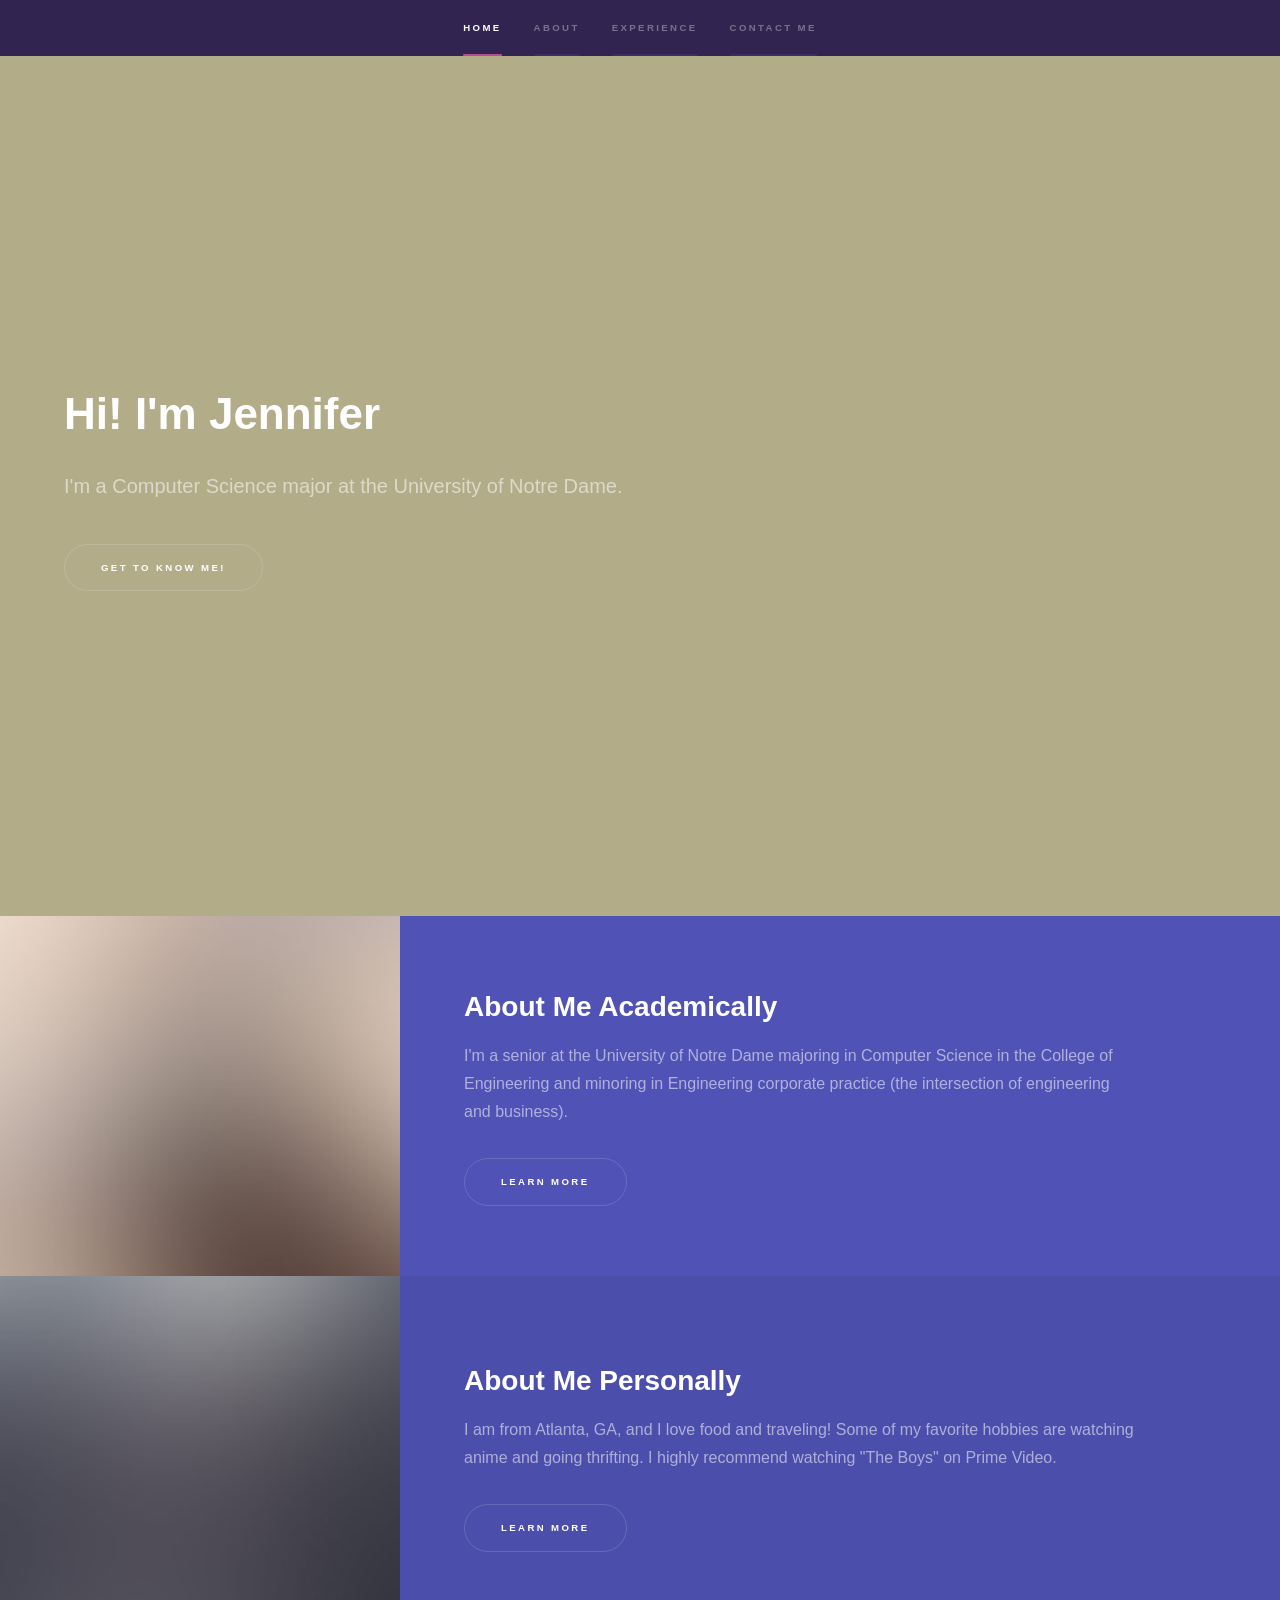
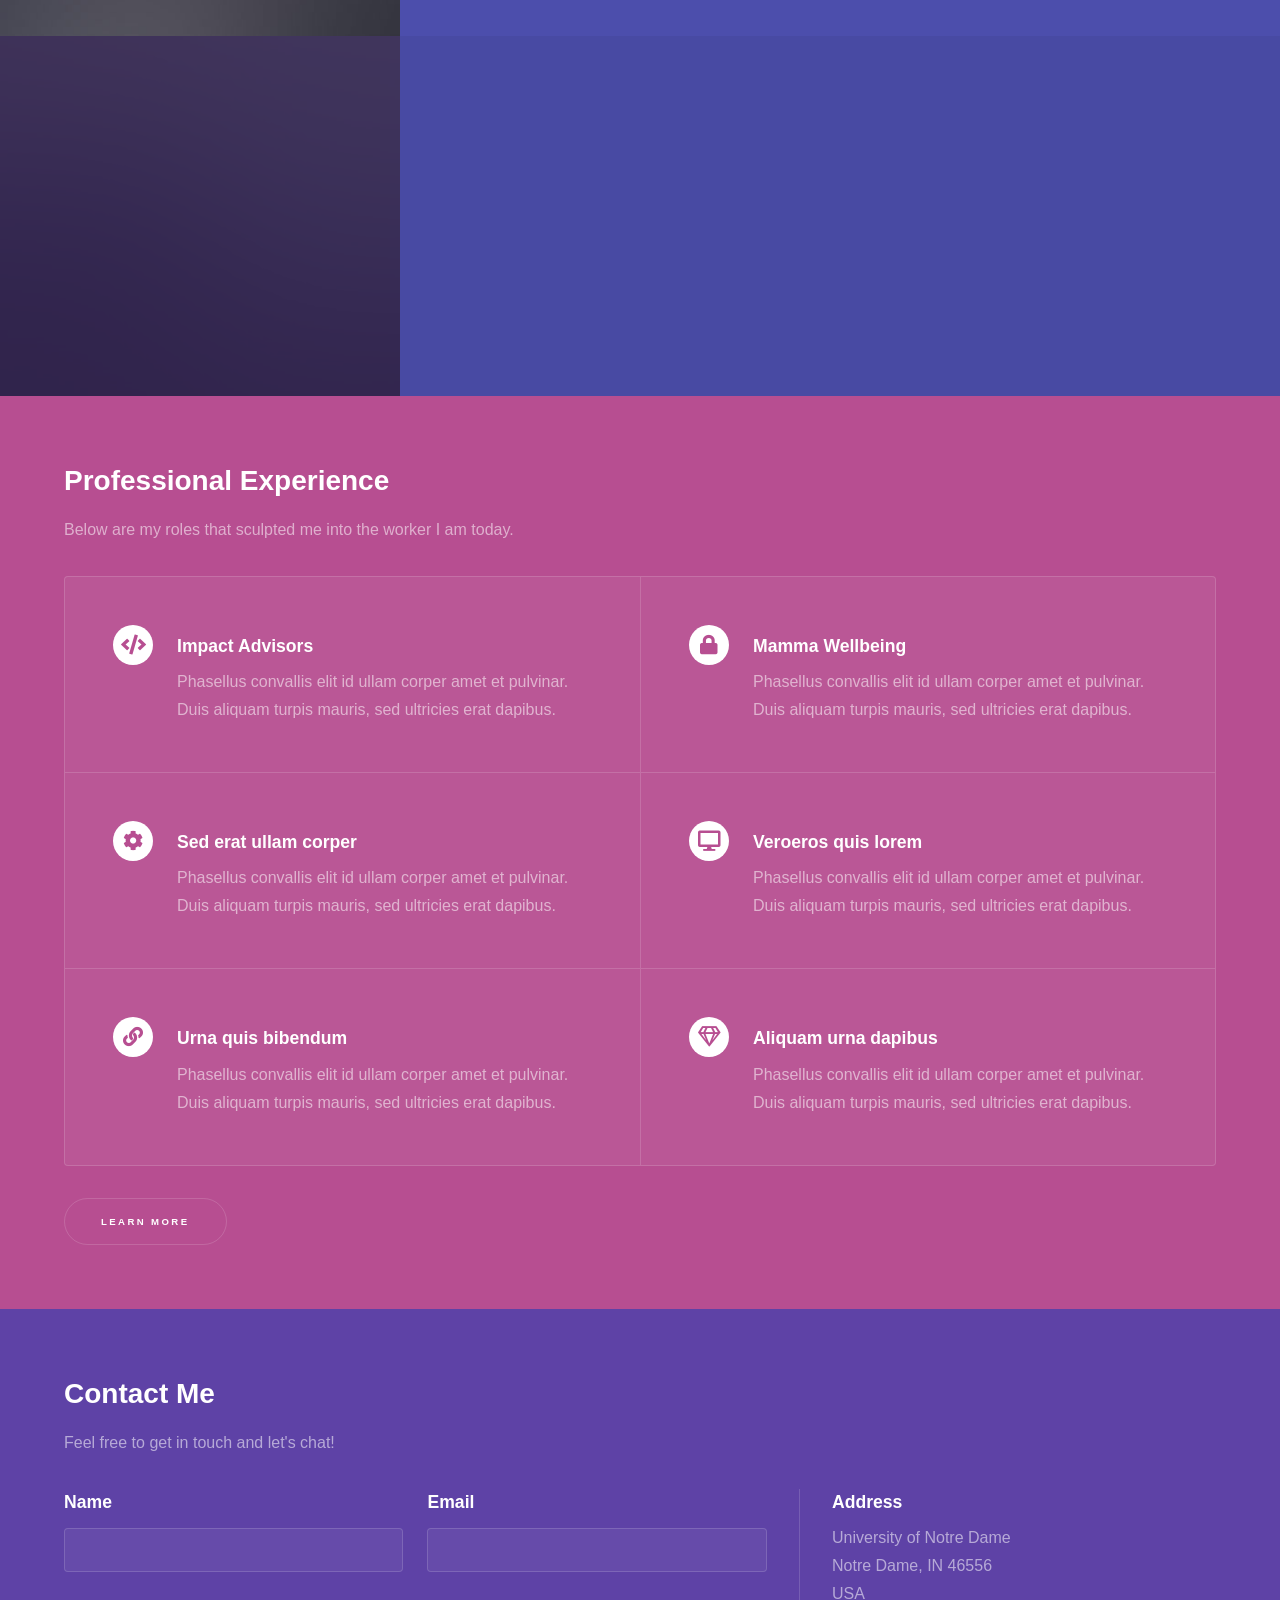
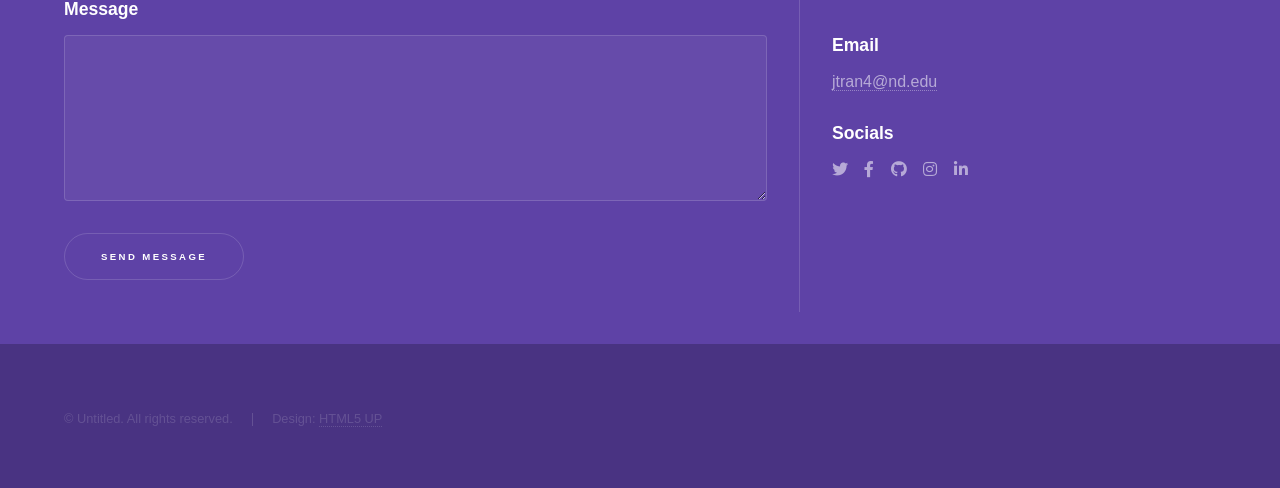
<file: index.html>
<!DOCTYPE HTML>
<!--
	Hyperspace by HTML5 UP
	html5up.net | @ajlkn
	Free for personal and commercial use under the CCA 3.0 license (html5up.net/license)
-->
<html>
	<head>
		<title>Jennifer Tran</title>
		<meta charset="utf-8" />
		<meta name="viewport" content="width=device-width, initial-scale=1, user-scalable=no" />
		<link rel="stylesheet" href="assets/css/main.css" />
		<noscript><link rel="stylesheet" href="assets/css/noscript.css" /></noscript>
	</head>
	<body class="is-preload">

		<!-- Sidebar -->
			<section id="sidebar">
				<div class="inner">
					<nav>
						<ul>
							<li><a href="#intro">Home</a></li>
							<li><a href="#one">About</a></li>
							<li><a href="#two">Experience</a></li>
							<li><a href="#three">Contact Me</a></li>
						</ul>
					</nav>
				</div>
			</section>

		<!-- Wrapper -->
			<div id="wrapper">

				<!-- Intro -->
					<section id="intro" class="wrapper style1 fullscreen fade-up">
						<div class="inner">
							<h1>Hi! I'm Jennifer</h1>
							<p>I'm a Computer Science major at the University of Notre Dame.<a href="http://html5up.net"><a href="http://html5up.net/license"></a></p>
							<ul class="actions">
								<li><a href="#one" class="button scrolly">Get to know me!</a></li>
							</ul>
						</div>
					</section>

				<!-- One -->
					<section id="one" class="wrapper style2 spotlights">
						<section>
							<a href="#" class="image"><img src="images/pic01.jpg" alt="" data-position="center center" /></a>
							<div class="content">
								<div class="inner">
									<h2>About Me Academically</h2>
									<p>I'm a senior at the University of Notre Dame majoring in Computer Science in the College of Engineering and minoring in Engineering corporate practice (the intersection of engineering and business).</p>
									<ul class="actions">
										<li><a href="generic.html" class="button">Learn more</a></li>
									</ul>
								</div>
							</div>
						</section>
						<section>
							<a href="#" class="image"><img src="images/pic02.jpg" alt="" data-position="top center" /></a>
							<div class="content">
								<div class="inner">
									<h2>About Me Personally</h2>
									<p>I am from Atlanta, GA, and I love food and traveling! Some of my favorite hobbies are watching anime and going thrifting. I highly recommend watching "The Boys" on Prime Video.</p>
									<ul class="actions">
										<li><a href="generic.html" class="button">Learn more</a></li>
									</ul>
								</div>
							</div>
						</section>
						<section>
							<a href="#" class="image"><img src="images/pic03.jpg" alt="" data-position="25% 25%" /></a>
							<div class="content">
								<div class="inner">
									<h2>About My Goals</h2>
									<p>I want to work in a company that values communication and innovation. I want to work in UX/UI design because of my interest in creating functional and visually appealing website and apps.</p>
									<ul class="actions">
										<li><a href="generic.html" class="button">Learn more</a></li>
									</ul>
								</div>
							</div>
						</section>
					</section>

				<!-- Two -->
					<section id="two" class="wrapper style3 fade-up">
						<div class="inner">
							<h2>Professional Experience</h2>
							<p>Below are my roles that sculpted me into the worker I am today.</p>
							<div class="features">
								<section>
									<span class="icon solid major fa-code"></span>
									<h3>Impact Advisors</h3>
									<p>Phasellus convallis elit id ullam corper amet et pulvinar. Duis aliquam turpis mauris, sed ultricies erat dapibus.</p>
								</section>
								<section>
									<span class="icon solid major fa-lock"></span>
									<h3>Mamma Wellbeing</h3>
									<p>Phasellus convallis elit id ullam corper amet et pulvinar. Duis aliquam turpis mauris, sed ultricies erat dapibus.</p>
								</section>
								<section>
									<span class="icon solid major fa-cog"></span>
									<h3>Sed erat ullam corper</h3>
									<p>Phasellus convallis elit id ullam corper amet et pulvinar. Duis aliquam turpis mauris, sed ultricies erat dapibus.</p>
								</section>
								<section>
									<span class="icon solid major fa-desktop"></span>
									<h3>Veroeros quis lorem</h3>
									<p>Phasellus convallis elit id ullam corper amet et pulvinar. Duis aliquam turpis mauris, sed ultricies erat dapibus.</p>
								</section>
								<section>
									<span class="icon solid major fa-link"></span>
									<h3>Urna quis bibendum</h3>
									<p>Phasellus convallis elit id ullam corper amet et pulvinar. Duis aliquam turpis mauris, sed ultricies erat dapibus.</p>
								</section>
								<section>
									<span class="icon major fa-gem"></span>
									<h3>Aliquam urna dapibus</h3>
									<p>Phasellus convallis elit id ullam corper amet et pulvinar. Duis aliquam turpis mauris, sed ultricies erat dapibus.</p>
								</section>
							</div>
							<ul class="actions">
								<li><a href="generic.html" class="button">Learn more</a></li>
							</ul>
						</div>
					</section>

				<!-- Three -->
					<section id="three" class="wrapper style1 fade-up">
						<div class="inner">
							<h2>Contact Me</h2>
							<p>Feel free to get in touch and let's chat!</p>
							<div class="split style1">
								<section>
									<form method="post" action="#">
										<div class="fields">
											<div class="field half">
												<label for="name">Name</label>
												<input type="text" name="name" id="name" />
											</div>
											<div class="field half">
												<label for="email">Email</label>
												<input type="text" name="email" id="email" />
											</div>
											<div class="field">
												<label for="message">Message</label>
												<textarea name="message" id="message" rows="5"></textarea>
											</div>
										</div>
										<ul class="actions">
											<li><a href="" class="button submit">Send Message</a></li>
										</ul>
									</form>
								</section>
								<section>
									<ul class="contact">
										<li>
											<h3>Address</h3>
											<span>University of Notre Dame<br />
											Notre Dame, IN 46556<br />
											USA</span>
										</li>
										<li>
											<h3>Email</h3>
											<a href="#">jtran4@nd.edu</a>
										</li>
										<li>
											<h3>Socials</h3>
											<ul class="icons">
												<li><a href="#" class="icon brands fa-twitter"><span class="label">Twitter</span></a></li>
												<li><a href="#" class="icon brands fa-facebook-f"><span class="label">Facebook</span></a></li>
												<li><a href="#" class="icon brands fa-github"><span class="label">GitHub</span></a></li>
												<li><a href="#" class="icon brands fa-instagram"><span class="label">Instagram</span></a></li>
												<li><a href="#" class="icon brands fa-linkedin-in"><span class="label">LinkedIn</span></a></li>
											</ul>
										</li>
									</ul>
								</section>
							</div>
						</div>
					</section>

			</div>

		<!-- Footer -->
			<footer id="footer" class="wrapper style1-alt">
				<div class="inner">
					<ul class="menu">
						<li>&copy; Untitled. All rights reserved.</li><li>Design: <a href="http://html5up.net">HTML5 UP</a></li>
					</ul>
				</div>
			</footer>

		<!-- Scripts -->
			<script src="assets/js/jquery.min.js"></script>
			<script src="assets/js/jquery.scrollex.min.js"></script>
			<script src="assets/js/jquery.scrolly.min.js"></script>
			<script src="assets/js/browser.min.js"></script>
			<script src="assets/js/breakpoints.min.js"></script>
			<script src="assets/js/util.js"></script>
			<script src="assets/js/main.js"></script>

	</body>
</html>
</file>
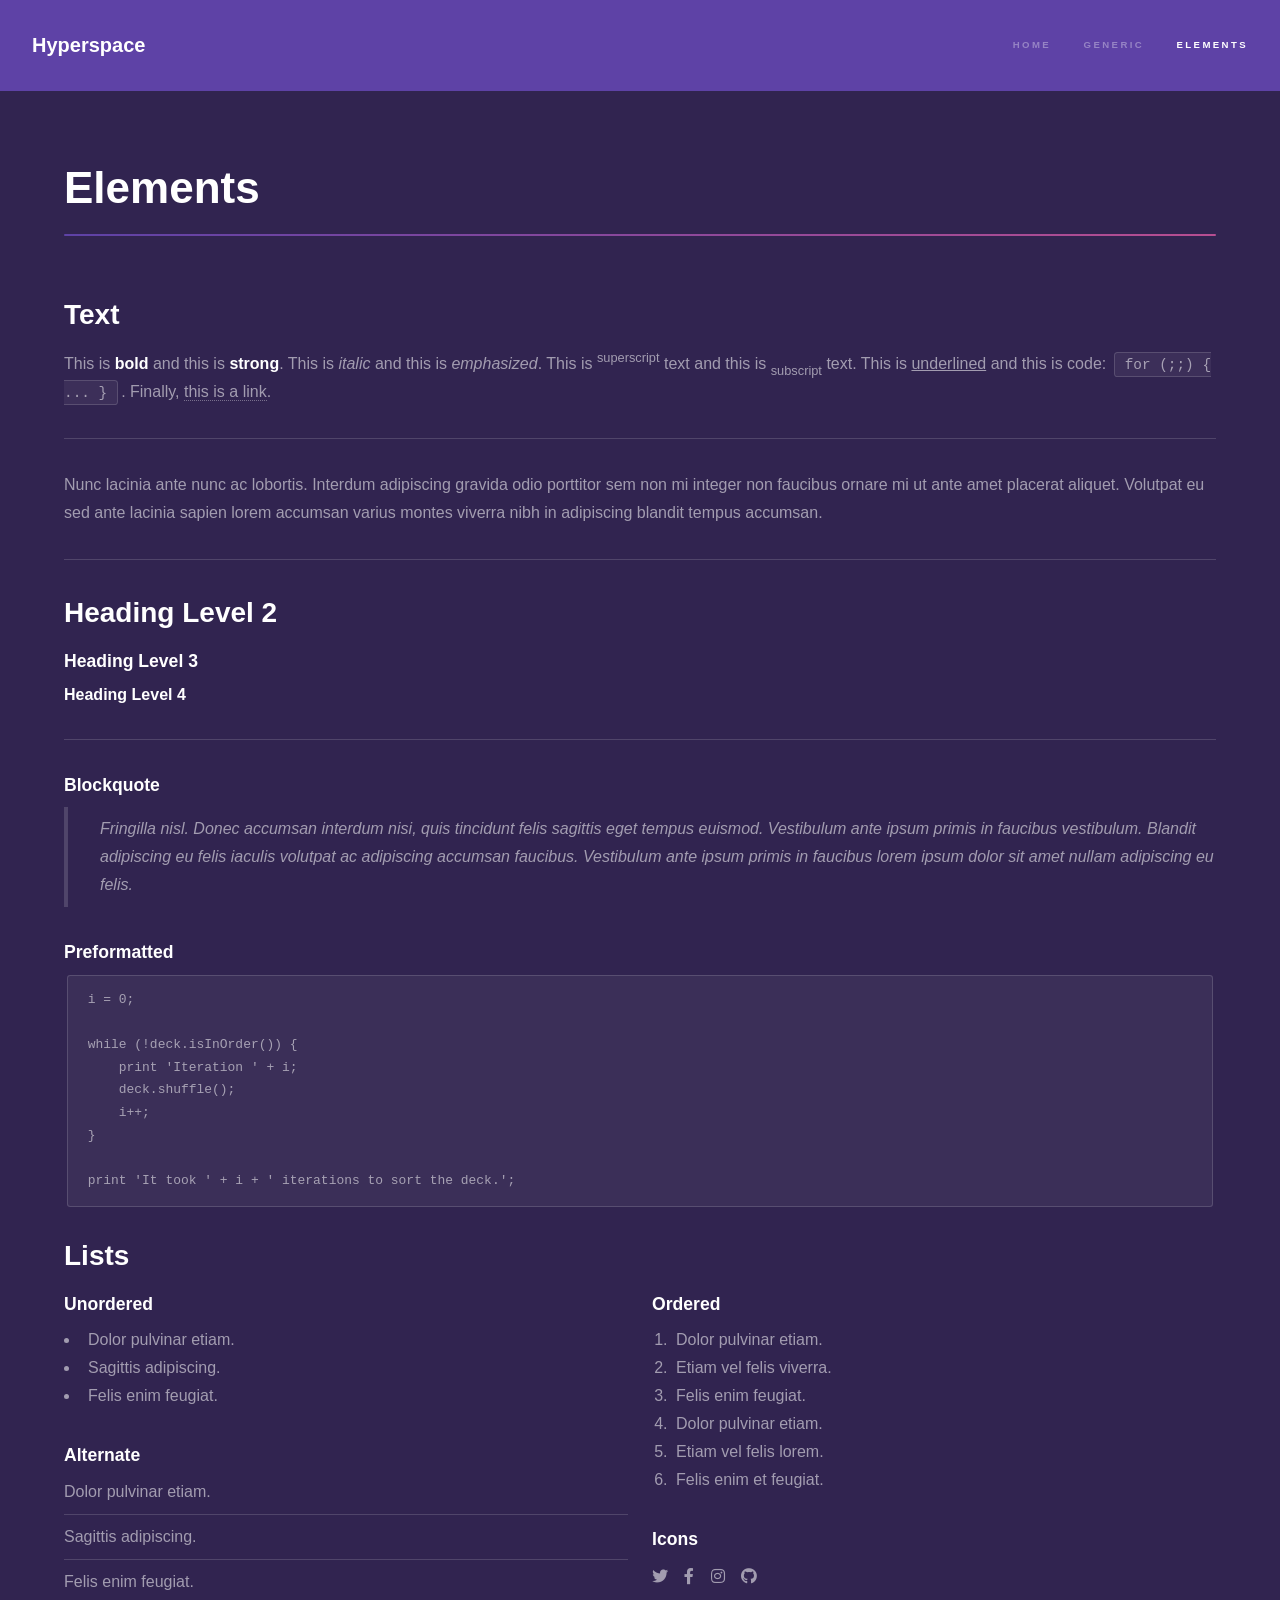
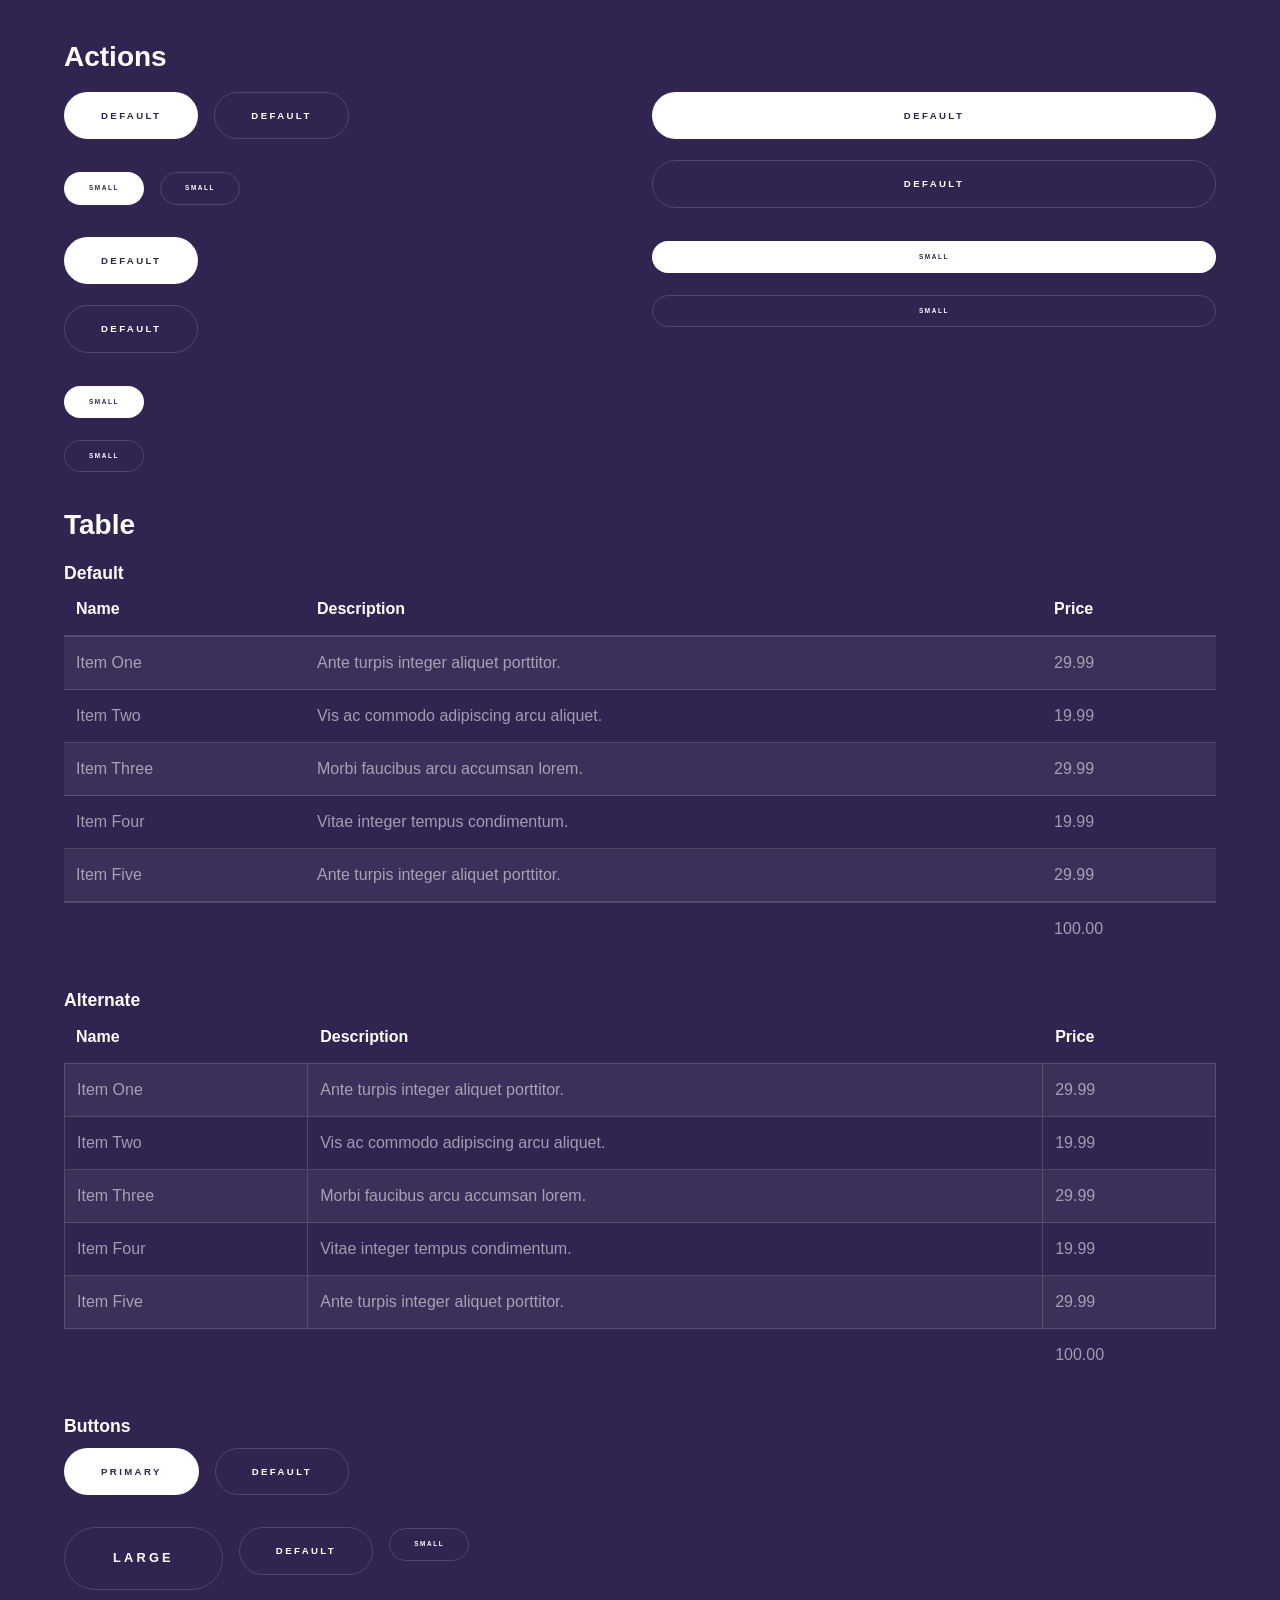
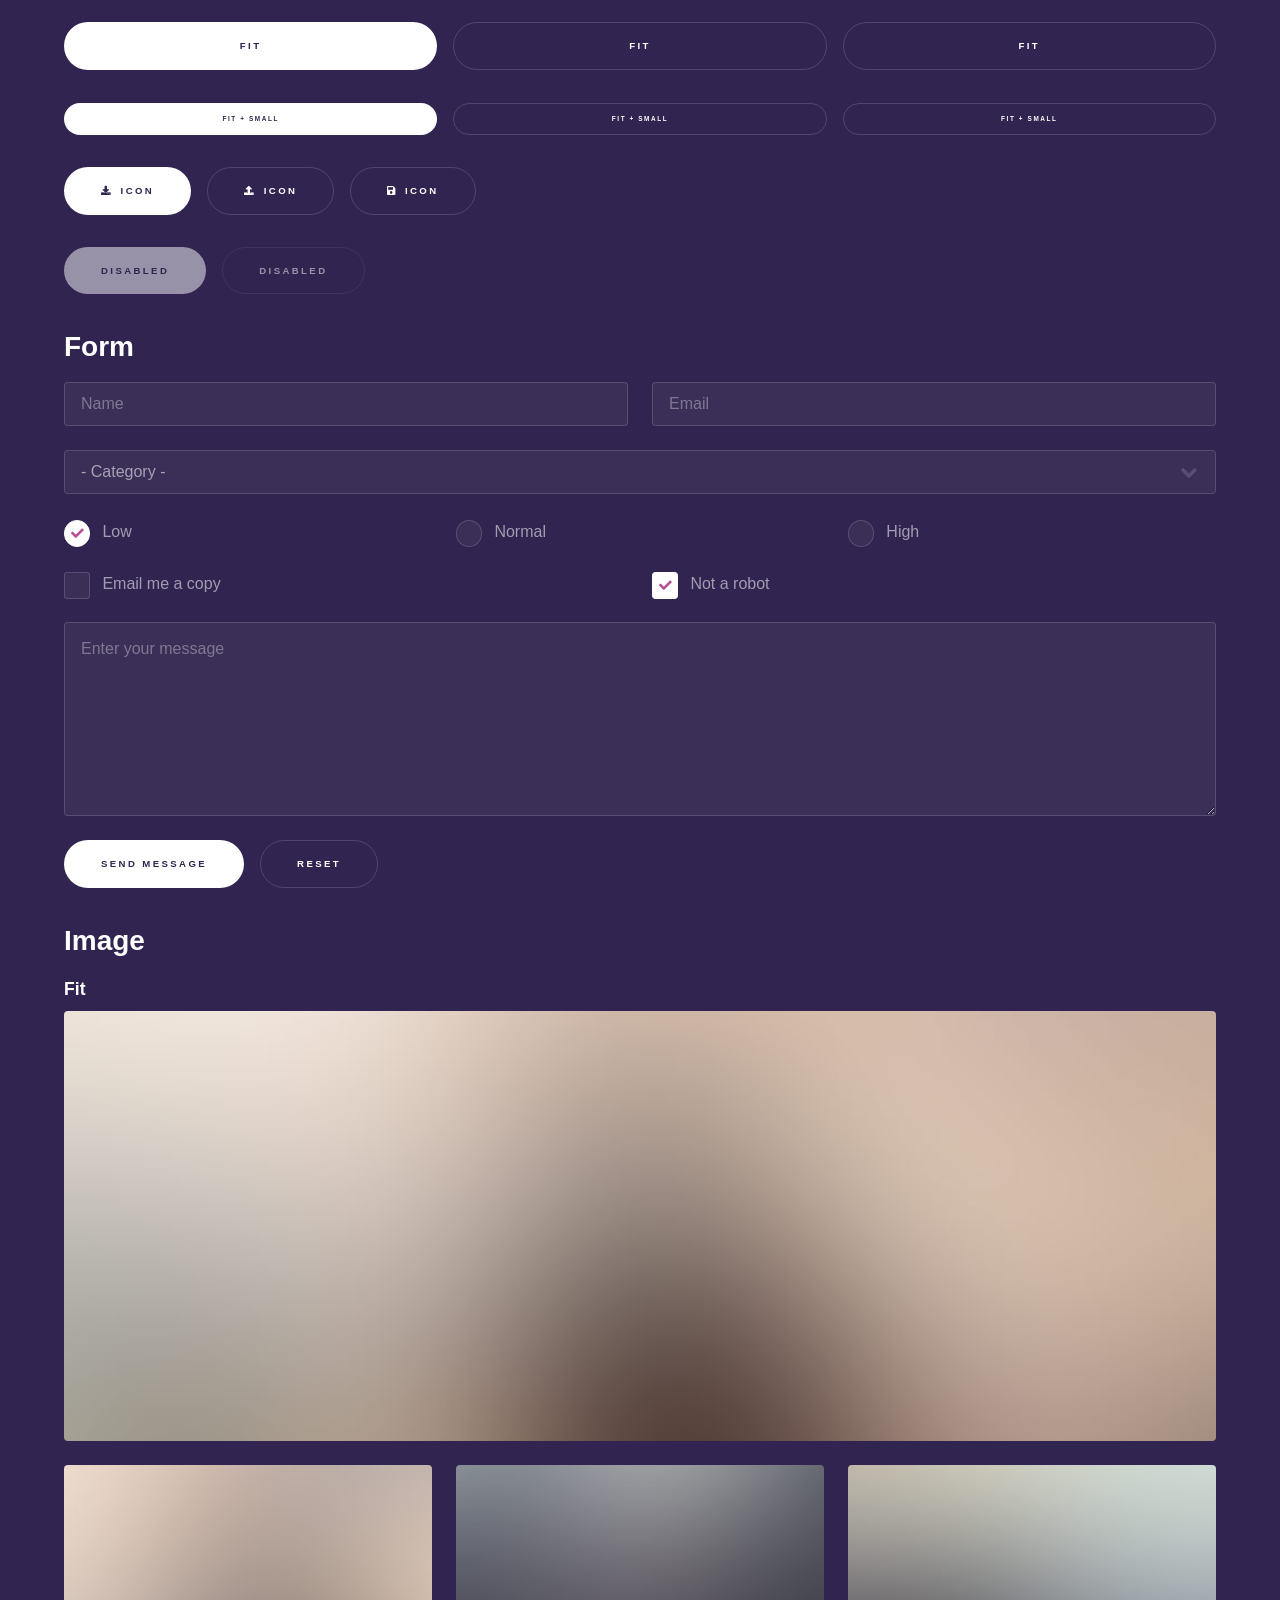
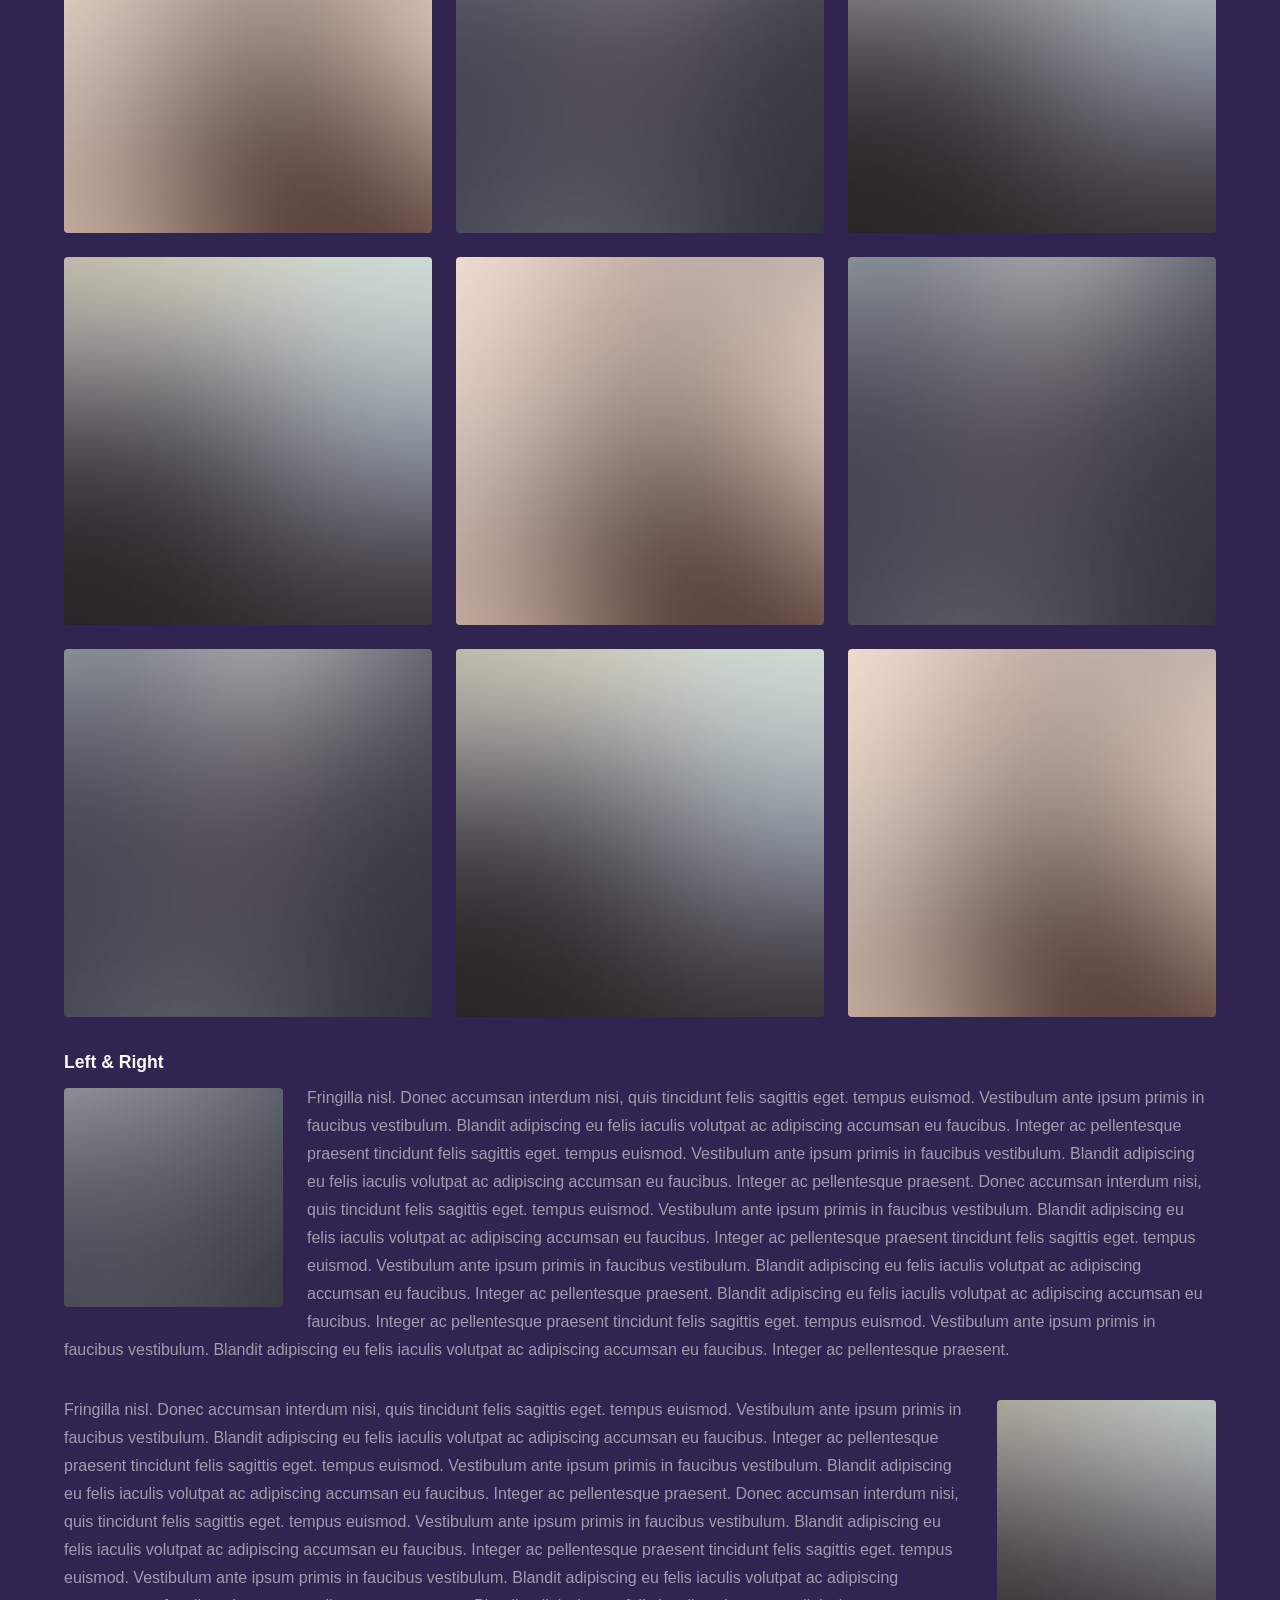
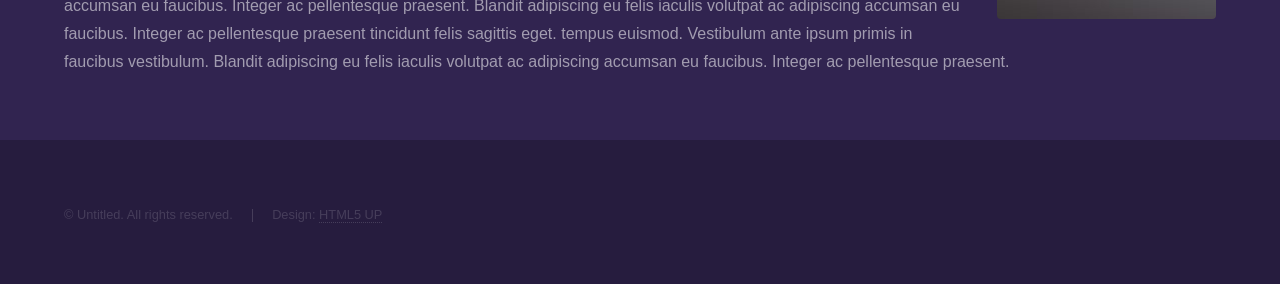
<file: elements.html>
<!DOCTYPE HTML>
<!--
	Hyperspace by HTML5 UP
	html5up.net | @ajlkn
	Free for personal and commercial use under the CCA 3.0 license (html5up.net/license)
-->
<html>
	<head>
		<title>Elements - Hyperspace by HTML5 UP</title>
		<meta charset="utf-8" />
		<meta name="viewport" content="width=device-width, initial-scale=1, user-scalable=no" />
		<link rel="stylesheet" href="assets/css/main.css" />
		<noscript><link rel="stylesheet" href="assets/css/noscript.css" /></noscript>
	</head>
	<body class="is-preload">

		<!-- Header -->
			<header id="header">
				<a href="index.html" class="title">Hyperspace</a>
				<nav>
					<ul>
						<li><a href="index.html">Home</a></li>
						<li><a href="generic.html">Generic</a></li>
						<li><a href="elements.html"  class="active">Elements</a></li>
					</ul>
				</nav>
			</header>

		<!-- Wrapper -->
			<div id="wrapper">

				<!-- Main -->
					<section id="main" class="wrapper">
						<div class="inner">
							<h1 class="major">Elements</h1>

							<!-- Text -->
								<section>
									<h2>Text</h2>
									<p>This is <b>bold</b> and this is <strong>strong</strong>. This is <i>italic</i> and this is <em>emphasized</em>.
									This is <sup>superscript</sup> text and this is <sub>subscript</sub> text.
									This is <u>underlined</u> and this is code: <code>for (;;) { ... }</code>. Finally, <a href="#">this is a link</a>.</p>
									<hr />
									<p>Nunc lacinia ante nunc ac lobortis. Interdum adipiscing gravida odio porttitor sem non mi integer non faucibus ornare mi ut ante amet placerat aliquet. Volutpat eu sed ante lacinia sapien lorem accumsan varius montes viverra nibh in adipiscing blandit tempus accumsan.</p>
									<hr />
									<h2>Heading Level 2</h2>
									<h3>Heading Level 3</h3>
									<h4>Heading Level 4</h4>
									<hr />
									<h3>Blockquote</h3>
									<blockquote>Fringilla nisl. Donec accumsan interdum nisi, quis tincidunt felis sagittis eget tempus euismod. Vestibulum ante ipsum primis in faucibus vestibulum. Blandit adipiscing eu felis iaculis volutpat ac adipiscing accumsan faucibus. Vestibulum ante ipsum primis in faucibus lorem ipsum dolor sit amet nullam adipiscing eu felis.</blockquote>
									<h3>Preformatted</h3>
									<pre><code>i = 0;

while (!deck.isInOrder()) {
    print 'Iteration ' + i;
    deck.shuffle();
    i++;
}

print 'It took ' + i + ' iterations to sort the deck.';</code></pre>
								</section>

							<!-- Lists -->
								<section>
									<h2>Lists</h2>
									<div class="row">
										<div class="col-6 col-12-medium">
											<h3>Unordered</h3>
											<ul>
												<li>Dolor pulvinar etiam.</li>
												<li>Sagittis adipiscing.</li>
												<li>Felis enim feugiat.</li>
											</ul>
											<h3>Alternate</h3>
											<ul class="alt">
												<li>Dolor pulvinar etiam.</li>
												<li>Sagittis adipiscing.</li>
												<li>Felis enim feugiat.</li>
											</ul>
										</div>
										<div class="col-6 col-12-medium">
											<h3>Ordered</h3>
											<ol>
												<li>Dolor pulvinar etiam.</li>
												<li>Etiam vel felis viverra.</li>
												<li>Felis enim feugiat.</li>
												<li>Dolor pulvinar etiam.</li>
												<li>Etiam vel felis lorem.</li>
												<li>Felis enim et feugiat.</li>
											</ol>
											<h3>Icons</h3>
											<ul class="icons">
												<li><a href="#" class="icon brands fa-twitter"><span class="label">Twitter</span></a></li>
												<li><a href="#" class="icon brands fa-facebook-f"><span class="label">Facebook</span></a></li>
												<li><a href="#" class="icon brands fa-instagram"><span class="label">Instagram</span></a></li>
												<li><a href="#" class="icon brands fa-github"><span class="label">Github</span></a></li>
											</ul>
										</div>
									</div>
									<h2>Actions</h2>
									<div class="row">
										<div class="col-6 col-12-medium">
											<ul class="actions">
												<li><a href="#" class="button primary">Default</a></li>
												<li><a href="#" class="button">Default</a></li>
											</ul>
											<ul class="actions small">
												<li><a href="#" class="button primary small">Small</a></li>
												<li><a href="#" class="button small">Small</a></li>
											</ul>
											<ul class="actions stacked">
												<li><a href="#" class="button primary">Default</a></li>
												<li><a href="#" class="button">Default</a></li>
											</ul>
											<ul class="actions stacked">
												<li><a href="#" class="button primary small">Small</a></li>
												<li><a href="#" class="button small">Small</a></li>
											</ul>
										</div>
										<div class="col-6 col-12-medium">
											<ul class="actions stacked">
												<li><a href="#" class="button primary fit">Default</a></li>
												<li><a href="#" class="button fit">Default</a></li>
											</ul>
											<ul class="actions stacked">
												<li><a href="#" class="button primary small fit">Small</a></li>
												<li><a href="#" class="button small fit">Small</a></li>
											</ul>
										</div>
									</div>
								</section>

							<!-- Table -->
								<section>
									<h2>Table</h2>
									<h3>Default</h3>
									<div class="table-wrapper">
										<table>
											<thead>
												<tr>
													<th>Name</th>
													<th>Description</th>
													<th>Price</th>
												</tr>
											</thead>
											<tbody>
												<tr>
													<td>Item One</td>
													<td>Ante turpis integer aliquet porttitor.</td>
													<td>29.99</td>
												</tr>
												<tr>
													<td>Item Two</td>
													<td>Vis ac commodo adipiscing arcu aliquet.</td>
													<td>19.99</td>
												</tr>
												<tr>
													<td>Item Three</td>
													<td> Morbi faucibus arcu accumsan lorem.</td>
													<td>29.99</td>
												</tr>
												<tr>
													<td>Item Four</td>
													<td>Vitae integer tempus condimentum.</td>
													<td>19.99</td>
												</tr>
												<tr>
													<td>Item Five</td>
													<td>Ante turpis integer aliquet porttitor.</td>
													<td>29.99</td>
												</tr>
											</tbody>
											<tfoot>
												<tr>
													<td colspan="2"></td>
													<td>100.00</td>
												</tr>
											</tfoot>
										</table>
									</div>

									<h3>Alternate</h3>
									<div class="table-wrapper">
										<table class="alt">
											<thead>
												<tr>
													<th>Name</th>
													<th>Description</th>
													<th>Price</th>
												</tr>
											</thead>
											<tbody>
												<tr>
													<td>Item One</td>
													<td>Ante turpis integer aliquet porttitor.</td>
													<td>29.99</td>
												</tr>
												<tr>
													<td>Item Two</td>
													<td>Vis ac commodo adipiscing arcu aliquet.</td>
													<td>19.99</td>
												</tr>
												<tr>
													<td>Item Three</td>
													<td> Morbi faucibus arcu accumsan lorem.</td>
													<td>29.99</td>
												</tr>
												<tr>
													<td>Item Four</td>
													<td>Vitae integer tempus condimentum.</td>
													<td>19.99</td>
												</tr>
												<tr>
													<td>Item Five</td>
													<td>Ante turpis integer aliquet porttitor.</td>
													<td>29.99</td>
												</tr>
											</tbody>
											<tfoot>
												<tr>
													<td colspan="2"></td>
													<td>100.00</td>
												</tr>
											</tfoot>
										</table>
									</div>
								</section>

							<!-- Buttons -->
								<section>
									<h3>Buttons</h3>
									<ul class="actions">
										<li><a href="#" class="button primary">Primary</a></li>
										<li><a href="#" class="button">Default</a></li>
									</ul>
									<ul class="actions">
										<li><a href="#" class="button large">Large</a></li>
										<li><a href="#" class="button">Default</a></li>
										<li><a href="#" class="button small">Small</a></li>
									</ul>
									<ul class="actions fit">
										<li><a href="#" class="button primary fit">Fit</a></li>
										<li><a href="#" class="button fit">Fit</a></li>
										<li><a href="#" class="button fit">Fit</a></li>
									</ul>
									<ul class="actions fit small">
										<li><a href="#" class="button primary fit small">Fit + Small</a></li>
										<li><a href="#" class="button fit small">Fit + Small</a></li>
										<li><a href="#" class="button fit small">Fit + Small</a></li>
									</ul>
									<ul class="actions">
										<li><a href="#" class="button primary icon solid fa-download">Icon</a></li>
										<li><a href="#" class="button icon solid fa-upload">Icon</a></li>
										<li><a href="#" class="button icon solid fa-save">Icon</a></li>
									</ul>
									<ul class="actions">
										<li><span class="button primary disabled">Disabled</span></li>
										<li><span class="button disabled">Disabled</span></li>
									</ul>
								</section>

							<!-- Form -->
								<section>
									<h2>Form</h2>
									<form method="post" action="#">
										<div class="row gtr-uniform">
											<div class="col-6 col-12-xsmall">
												<input type="text" name="demo-name" id="demo-name" value="" placeholder="Name" />
											</div>
											<div class="col-6 col-12-xsmall">
												<input type="email" name="demo-email" id="demo-email" value="" placeholder="Email" />
											</div>
											<div class="col-12">
												<select name="demo-category" id="demo-category">
													<option value="">- Category -</option>
													<option value="1">Manufacturing</option>
													<option value="1">Shipping</option>
													<option value="1">Administration</option>
													<option value="1">Human Resources</option>
												</select>
											</div>
											<div class="col-4 col-12-small">
												<input type="radio" id="demo-priority-low" name="demo-priority" checked>
												<label for="demo-priority-low">Low</label>
											</div>
											<div class="col-4 col-12-small">
												<input type="radio" id="demo-priority-normal" name="demo-priority">
												<label for="demo-priority-normal">Normal</label>
											</div>
											<div class="col-4 col-12-small">
												<input type="radio" id="demo-priority-high" name="demo-priority">
												<label for="demo-priority-high">High</label>
											</div>
											<div class="col-6 col-12-small">
												<input type="checkbox" id="demo-copy" name="demo-copy">
												<label for="demo-copy">Email me a copy</label>
											</div>
											<div class="col-6 col-12-small">
												<input type="checkbox" id="demo-human" name="demo-human" checked>
												<label for="demo-human">Not a robot</label>
											</div>
											<div class="col-12">
												<textarea name="demo-message" id="demo-message" placeholder="Enter your message" rows="6"></textarea>
											</div>
											<div class="col-12">
												<ul class="actions">
													<li><input type="submit" value="Send Message" class="primary" /></li>
													<li><input type="reset" value="Reset" /></li>
												</ul>
											</div>
										</div>
									</form>
								</section>

							<!-- Image -->
								<section>
									<h2>Image</h2>
									<h3>Fit</h3>
									<div class="box alt">
										<div class="row gtr-uniform">
											<div class="col-12"><span class="image fit"><img src="images/pic04.jpg" alt="" /></span></div>
											<div class="col-4"><span class="image fit"><img src="images/pic01.jpg" alt="" /></span></div>
											<div class="col-4"><span class="image fit"><img src="images/pic02.jpg" alt="" /></span></div>
											<div class="col-4"><span class="image fit"><img src="images/pic03.jpg" alt="" /></span></div>
											<div class="col-4"><span class="image fit"><img src="images/pic03.jpg" alt="" /></span></div>
											<div class="col-4"><span class="image fit"><img src="images/pic01.jpg" alt="" /></span></div>
											<div class="col-4"><span class="image fit"><img src="images/pic02.jpg" alt="" /></span></div>
											<div class="col-4"><span class="image fit"><img src="images/pic02.jpg" alt="" /></span></div>
											<div class="col-4"><span class="image fit"><img src="images/pic03.jpg" alt="" /></span></div>
											<div class="col-4"><span class="image fit"><img src="images/pic01.jpg" alt="" /></span></div>
										</div>
									</div>
									<h3>Left &amp; Right</h3>
									<p><span class="image left"><img src="images/pic05.jpg" alt="" /></span>Fringilla nisl. Donec accumsan interdum nisi, quis tincidunt felis sagittis eget. tempus euismod. Vestibulum ante ipsum primis in faucibus vestibulum. Blandit adipiscing eu felis iaculis volutpat ac adipiscing accumsan eu faucibus. Integer ac pellentesque praesent tincidunt felis sagittis eget. tempus euismod. Vestibulum ante ipsum primis in faucibus vestibulum. Blandit adipiscing eu felis iaculis volutpat ac adipiscing accumsan eu faucibus. Integer ac pellentesque praesent. Donec accumsan interdum nisi, quis tincidunt felis sagittis eget. tempus euismod. Vestibulum ante ipsum primis in faucibus vestibulum. Blandit adipiscing eu felis iaculis volutpat ac adipiscing accumsan eu faucibus. Integer ac pellentesque praesent tincidunt felis sagittis eget. tempus euismod. Vestibulum ante ipsum primis in faucibus vestibulum. Blandit adipiscing eu felis iaculis volutpat ac adipiscing accumsan eu faucibus. Integer ac pellentesque praesent. Blandit adipiscing eu felis iaculis volutpat ac adipiscing accumsan eu faucibus. Integer ac pellentesque praesent tincidunt felis sagittis eget. tempus euismod. Vestibulum ante ipsum primis in faucibus vestibulum. Blandit adipiscing eu felis iaculis volutpat ac adipiscing accumsan eu faucibus. Integer ac pellentesque praesent.</p>
									<p><span class="image right"><img src="images/pic06.jpg" alt="" /></span>Fringilla nisl. Donec accumsan interdum nisi, quis tincidunt felis sagittis eget. tempus euismod. Vestibulum ante ipsum primis in faucibus vestibulum. Blandit adipiscing eu felis iaculis volutpat ac adipiscing accumsan eu faucibus. Integer ac pellentesque praesent tincidunt felis sagittis eget. tempus euismod. Vestibulum ante ipsum primis in faucibus vestibulum. Blandit adipiscing eu felis iaculis volutpat ac adipiscing accumsan eu faucibus. Integer ac pellentesque praesent. Donec accumsan interdum nisi, quis tincidunt felis sagittis eget. tempus euismod. Vestibulum ante ipsum primis in faucibus vestibulum. Blandit adipiscing eu felis iaculis volutpat ac adipiscing accumsan eu faucibus. Integer ac pellentesque praesent tincidunt felis sagittis eget. tempus euismod. Vestibulum ante ipsum primis in faucibus vestibulum. Blandit adipiscing eu felis iaculis volutpat ac adipiscing accumsan eu faucibus. Integer ac pellentesque praesent. Blandit adipiscing eu felis iaculis volutpat ac adipiscing accumsan eu faucibus. Integer ac pellentesque praesent tincidunt felis sagittis eget. tempus euismod. Vestibulum ante ipsum primis in faucibus vestibulum. Blandit adipiscing eu felis iaculis volutpat ac adipiscing accumsan eu faucibus. Integer ac pellentesque praesent.</p>
								</section>

						</div>
					</section>

			</div>

		<!-- Footer -->
			<footer id="footer" class="wrapper alt">
				<div class="inner">
					<ul class="menu">
						<li>&copy; Untitled. All rights reserved.</li><li>Design: <a href="http://html5up.net">HTML5 UP</a></li>
					</ul>
				</div>
			</footer>

		<!-- Scripts -->
			<script src="assets/js/jquery.min.js"></script>
			<script src="assets/js/jquery.scrollex.min.js"></script>
			<script src="assets/js/jquery.scrolly.min.js"></script>
			<script src="assets/js/browser.min.js"></script>
			<script src="assets/js/breakpoints.min.js"></script>
			<script src="assets/js/util.js"></script>
			<script src="assets/js/main.js"></script>

	</body>
</html>
</file>
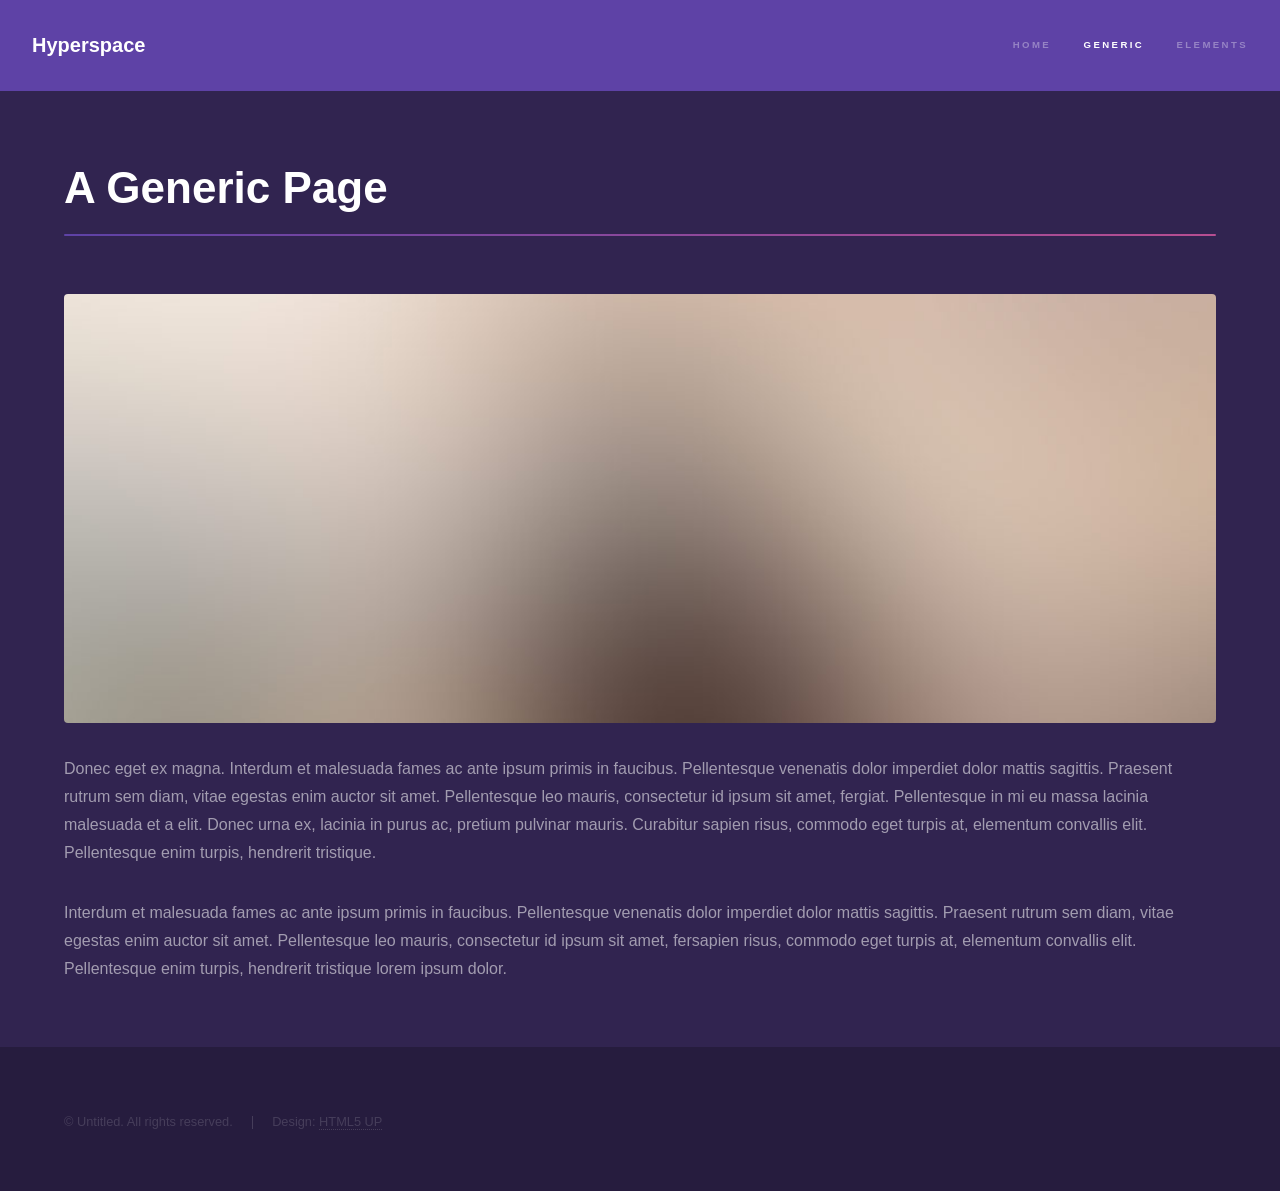
<file: generic.html>
<!DOCTYPE HTML>
<!--
	Hyperspace by HTML5 UP
	html5up.net | @ajlkn
	Free for personal and commercial use under the CCA 3.0 license (html5up.net/license)
-->
<html>
	<head>
		<title>Generic - Hyperspace by HTML5 UP</title>
		<meta charset="utf-8" />
		<meta name="viewport" content="width=device-width, initial-scale=1, user-scalable=no" />
		<link rel="stylesheet" href="assets/css/main.css" />
		<noscript><link rel="stylesheet" href="assets/css/noscript.css" /></noscript>
	</head>
	<body class="is-preload">

		<!-- Header -->
			<header id="header">
				<a href="index.html" class="title">Hyperspace</a>
				<nav>
					<ul>
						<li><a href="index.html">Home</a></li>
						<li><a href="generic.html" class="active">Generic</a></li>
						<li><a href="elements.html">Elements</a></li>
					</ul>
				</nav>
			</header>

		<!-- Wrapper -->
			<div id="wrapper">

				<!-- Main -->
					<section id="main" class="wrapper">
						<div class="inner">
							<h1 class="major">A Generic Page</h1>
							<span class="image fit"><img src="images/pic04.jpg" alt="" /></span>
							<p>Donec eget ex magna. Interdum et malesuada fames ac ante ipsum primis in faucibus. Pellentesque venenatis dolor imperdiet dolor mattis sagittis. Praesent rutrum sem diam, vitae egestas enim auctor sit amet. Pellentesque leo mauris, consectetur id ipsum sit amet, fergiat. Pellentesque in mi eu massa lacinia malesuada et a elit. Donec urna ex, lacinia in purus ac, pretium pulvinar mauris. Curabitur sapien risus, commodo eget turpis at, elementum convallis elit. Pellentesque enim turpis, hendrerit tristique.</p>
							<p>Interdum et malesuada fames ac ante ipsum primis in faucibus. Pellentesque venenatis dolor imperdiet dolor mattis sagittis. Praesent rutrum sem diam, vitae egestas enim auctor sit amet. Pellentesque leo mauris, consectetur id ipsum sit amet, fersapien risus, commodo eget turpis at, elementum convallis elit. Pellentesque enim turpis, hendrerit tristique lorem ipsum dolor.</p>
						</div>
					</section>

			</div>

		<!-- Footer -->
			<footer id="footer" class="wrapper alt">
				<div class="inner">
					<ul class="menu">
						<li>&copy; Untitled. All rights reserved.</li><li>Design: <a href="http://html5up.net">HTML5 UP</a></li>
					</ul>
				</div>
			</footer>

		<!-- Scripts -->
			<script src="assets/js/jquery.min.js"></script>
			<script src="assets/js/jquery.scrollex.min.js"></script>
			<script src="assets/js/jquery.scrolly.min.js"></script>
			<script src="assets/js/browser.min.js"></script>
			<script src="assets/js/breakpoints.min.js"></script>
			<script src="assets/js/util.js"></script>
			<script src="assets/js/main.js"></script>

	</body>
</html>
</file>
<file: assets/css/noscript.css>
/*
	Hyperspace by HTML5 UP
	html5up.net | @ajlkn
	Free for personal and commercial use under the CCA 3.0 license (html5up.net/license)
*/

/* Spotlights */

	.spotlights > section > .image:before {
		opacity: 0 !important;
	}

	.spotlights > section > .content > .inner {
		-moz-transform: none !important;
		-webkit-transform: none !important;
		-ms-transform: none !important;
		transform: none !important;
		opacity: 1 !important;
	}

/* Wrapper */

	.wrapper > .inner {
		opacity: 1 !important;
		-moz-transform: none !important;
		-webkit-transform: none !important;
		-ms-transform: none !important;
		transform: none !important;
	}

/* Sidebar */

	#sidebar > .inner {
		opacity: 1 !important;
	}

	#sidebar nav > ul > li {
		-moz-transform: none !important;
		-webkit-transform: none !important;
		-ms-transform: none !important;
		transform: none !important;
		opacity: 1 !important;
	}
</file>
<file: assets/css/main.css>
@import url(fontawesome-all.min.css);

/*
	Hyperspace by HTML5 UP
	html5up.net | @ajlkn
	Free for personal and commercial use under the CCA 3.0 license (html5up.net/license)
*/

html, body, div, span, applet, object,
iframe, h1, h2, h3, h4, h5, h6, p, blockquote,
pre, a, abbr, acronym, address, big, cite,
code, del, dfn, em, img, ins, kbd, q, s, samp,
small, strike, strong, sub, sup, tt, var, b,
u, i, center, dl, dt, dd, ol, ul, li, fieldset,
form, label, legend, table, caption, tbody,
tfoot, thead, tr, th, td, article, aside,
canvas, details, embed, figure, figcaption,
footer, header, hgroup, menu, nav, output, ruby,
section, summary, time, mark, audio, video {
	margin: 0;
	padding: 0;
	border: 0;
	font-size: 100%;
	font: inherit;
	vertical-align: baseline;}

article, aside, details, figcaption, figure,
footer, header, hgroup, menu, nav, section {
	display: block;}

body {
	line-height: 1;
}

ol, ul {
	list-style: none;
}

blockquote, q {
	quotes: none;
}

	blockquote:before, blockquote:after, q:before, q:after {
		content: '';
		content: none;
	}

table {
	border-collapse: collapse;
	border-spacing: 0;
}

body {
	-webkit-text-size-adjust: none;
}

mark {
	background-color: transparent;
	color: inherit;
}

input::-moz-focus-inner {
	border: 0;
	padding: 0;
}

input, select, textarea {
	-moz-appearance: none;
	-webkit-appearance: none;
	-ms-appearance: none;
	appearance: none;
}

/* Basic */

	@-ms-viewport {
		width: device-width;
	}

	body {
		-ms-overflow-style: scrollbar;
	}

	@media screen and (max-width: 480px) {

		html, body {
			min-width: 320px;
		}

	}

	html {
		box-sizing: border-box;
	}

	*, *:before, *:after {
		box-sizing: inherit;
	}

	body {
		background: #312450;
	}

		body.is-preload *, body.is-preload *:before, body.is-preload *:after {
			-moz-animation: none !important;
			-webkit-animation: none !important;
			-ms-animation: none !important;
			animation: none !important;
			-moz-transition: none !important;
			-webkit-transition: none !important;
			-ms-transition: none !important;
			transition: none !important;
		}

/* Type */

	body, input, select, textarea {
		color: rgba(255, 255, 255, 0.55);
		font-family: Arial, Helvetica, sans-serif;
		font-size: 16.5pt;
		font-weight: normal;
		line-height: 1.75;
	}

		@media screen and (max-width: 1680px) {

			body, input, select, textarea {
				font-size: 13pt;
			}

		}

		@media screen and (max-width: 1280px) {

			body, input, select, textarea {
				font-size: 12pt;
			}

		}

		@media screen and (max-width: 360px) {

			body, input, select, textarea {
				font-size: 11pt;
			}

		}

	a {
		-moz-transition: color 0.2s ease, border-bottom-color 0.2s ease;
		-webkit-transition: color 0.2s ease, border-bottom-color 0.2s ease;
		-ms-transition: color 0.2s ease, border-bottom-color 0.2s ease;
		transition: color 0.2s ease, border-bottom-color 0.2s ease;
		border-bottom: dotted 1px rgba(255, 255, 255, 0.35);
		color: inherit;
		text-decoration: none;
	}

		a:hover {
			border-bottom-color: transparent;
			color: #ffffff;
		}

	strong, b {
		color: #ffffff;
		font-weight: bold;
	}

	em, i {
		font-style: italic;
	}

	p {
		margin: 0 0 2em 0;
	}

	h1, h2, h3, h4, h5, h6 {
		color: #ffffff;
		font-weight: bold;
		line-height: 1.5;
		margin: 0 0 0.5em 0;
	}

		h1 a, h2 a, h3 a, h4 a, h5 a, h6 a {
			color: inherit;
			text-decoration: none;
		}

	h1 {
		font-size: 2.75em;
	}

		h1.major {
			margin: 0 0 1.3em 0;
			position: relative;
			padding-bottom: 0.35em;
		}

			h1.major:after {
				background-image: -moz-linear-gradient(to right, #5e42a6, #b74e91);
				background-image: -webkit-linear-gradient(to right, #5e42a6, #b74e91);
				background-image: -ms-linear-gradient(to right, #5e42a6, #b74e91);
				background-image: linear-gradient(to right, #5e42a6, #b74e91);
				-moz-transition: max-width 0.2s ease;
				-webkit-transition: max-width 0.2s ease;
				-ms-transition: max-width 0.2s ease;
				transition: max-width 0.2s ease;
				border-radius: 0.2em;
				bottom: 0;
				content: '';
				height: 0.05em;
				position: absolute;
				right: 0;
				width: 100%;
			}

	h2 {
		font-size: 1.75em;
	}

	h3 {
		font-size: 1.1em;
	}

	h4 {
		font-size: 1em;
	}

	h5 {
		font-size: 0.8em;
	}

	h6 {
		font-size: 0.6em;
	}

	@media screen and (max-width: 736px) {

		h1 {
			font-size: 2em;
		}

		h2 {
			font-size: 1.25em;
		}

		h3 {
			font-size: 1em;
		}

		h4 {
			font-size: 0.8em;
		}

		h5 {
			font-size: 0.6em;
		}

		h6 {
			font-size: 0.6em;
		}

	}

	sub {
		font-size: 0.8em;
		position: relative;
		top: 0.5em;
	}

	sup {
		font-size: 0.8em;
		position: relative;
		top: -0.5em;
	}

	blockquote {
		border-left: solid 4px rgba(255, 255, 255, 0.15);
		font-style: italic;
		margin: 0 0 2em 0;
		padding: 0.5em 0 0.5em 2em;
	}

	code {
		background: rgba(255, 255, 255, 0.05);
		border-radius: 0.25em;
		border: solid 1px rgba(255, 255, 255, 0.15);
		font-family: "Courier New", monospace;
		font-size: 0.9em;
		margin: 0 0.25em;
		padding: 0.25em 0.65em;
	}

	pre {
		-webkit-overflow-scrolling: touch;
		font-family: "Courier New", monospace;
		font-size: 0.9em;
		margin: 0 0 2em 0;
	}

		pre code {
			display: block;
			line-height: 1.75em;
			padding: 1em 1.5em;
			overflow-x: auto;
		}

	hr {
		border: 0;
		border-bottom: solid 1px rgba(255, 255, 255, 0.15);
		margin: 2em 0;
	}

		hr.major {
			margin: 3em 0;
		}

	.align-left {
		text-align: left;
	}

	.align-center {
		text-align: center;
	}

	.align-right {
		text-align: right;
	}

/* Row */

	.row {
		display: flex;
		flex-wrap: wrap;
		box-sizing: border-box;
		align-items: stretch;
	}

		.row > * {
			box-sizing: border-box;
		}

		.row.gtr-uniform > * > :last-child {
			margin-bottom: 0;
		}

		.row.aln-left {
			justify-content: flex-start;
		}

		.row.aln-center {
			justify-content: center;
		}

		.row.aln-right {
			justify-content: flex-end;
		}

		.row.aln-top {
			align-items: flex-start;
		}

		.row.aln-middle {
			align-items: center;
		}

		.row.aln-bottom {
			align-items: flex-end;
		}

		.row > .imp {
			order: -1;
		}

		.row > .col-1 {
			width: 8.33333%;
		}

		.row > .off-1 {
			margin-left: 8.33333%;
		}

		.row > .col-2 {
			width: 16.66667%;
		}

		.row > .off-2 {
			margin-left: 16.66667%;
		}

		.row > .col-3 {
			width: 25%;
		}

		.row > .off-3 {
			margin-left: 25%;
		}

		.row > .col-4 {
			width: 33.33333%;
		}

		.row > .off-4 {
			margin-left: 33.33333%;
		}

		.row > .col-5 {
			width: 41.66667%;
		}

		.row > .off-5 {
			margin-left: 41.66667%;
		}

		.row > .col-6 {
			width: 50%;
		}

		.row > .off-6 {
			margin-left: 50%;
		}

		.row > .col-7 {
			width: 58.33333%;
		}

		.row > .off-7 {
			margin-left: 58.33333%;
		}

		.row > .col-8 {
			width: 66.66667%;
		}

		.row > .off-8 {
			margin-left: 66.66667%;
		}

		.row > .col-9 {
			width: 75%;
		}

		.row > .off-9 {
			margin-left: 75%;
		}

		.row > .col-10 {
			width: 83.33333%;
		}

		.row > .off-10 {
			margin-left: 83.33333%;
		}

		.row > .col-11 {
			width: 91.66667%;
		}

		.row > .off-11 {
			margin-left: 91.66667%;
		}

		.row > .col-12 {
			width: 100%;
		}

		.row > .off-12 {
			margin-left: 100%;
		}

		.row.gtr-0 {
			margin-top: 0;
			margin-left: 0em;
		}

			.row.gtr-0 > * {
				padding: 0 0 0 0em;
			}

			.row.gtr-0.gtr-uniform {
				margin-top: 0em;
			}

				.row.gtr-0.gtr-uniform > * {
					padding-top: 0em;
				}

		.row.gtr-25 {
			margin-top: 0;
			margin-left: -0.375em;
		}

			.row.gtr-25 > * {
				padding: 0 0 0 0.375em;
			}

			.row.gtr-25.gtr-uniform {
				margin-top: -0.375em;
			}

				.row.gtr-25.gtr-uniform > * {
					padding-top: 0.375em;
				}

		.row.gtr-50 {
			margin-top: 0;
			margin-left: -0.75em;
		}

			.row.gtr-50 > * {
				padding: 0 0 0 0.75em;
			}

			.row.gtr-50.gtr-uniform {
				margin-top: -0.75em;
			}

				.row.gtr-50.gtr-uniform > * {
					padding-top: 0.75em;
				}

		.row {
			margin-top: 0;
			margin-left: -1.5em;
		}

			.row > * {
				padding: 0 0 0 1.5em;
			}

			.row.gtr-uniform {
				margin-top: -1.5em;
			}

				.row.gtr-uniform > * {
					padding-top: 1.5em;
				}

		.row.gtr-150 {
			margin-top: 0;
			margin-left: -2.25em;
		}

			.row.gtr-150 > * {
				padding: 0 0 0 2.25em;
			}

			.row.gtr-150.gtr-uniform {
				margin-top: -2.25em;
			}

				.row.gtr-150.gtr-uniform > * {
					padding-top: 2.25em;
				}

		.row.gtr-200 {
			margin-top: 0;
			margin-left: -3em;
		}

			.row.gtr-200 > * {
				padding: 0 0 0 3em;
			}

			.row.gtr-200.gtr-uniform {
				margin-top: -3em;
			}

				.row.gtr-200.gtr-uniform > * {
					padding-top: 3em;
				}

		@media screen and (max-width: 1680px) {

			.row {
				display: flex;
				flex-wrap: wrap;
				box-sizing: border-box;
				align-items: stretch;
			}

				.row > * {
					box-sizing: border-box;
				}

				.row.gtr-uniform > * > :last-child {
					margin-bottom: 0;
				}

				.row.aln-left {
					justify-content: flex-start;
				}

				.row.aln-center {
					justify-content: center;
				}

				.row.aln-right {
					justify-content: flex-end;
				}

				.row.aln-top {
					align-items: flex-start;
				}

				.row.aln-middle {
					align-items: center;
				}

				.row.aln-bottom {
					align-items: flex-end;
				}

				.row > .imp-xlarge {
					order: -1;
				}

				.row > .col-1-xlarge {
					width: 8.33333%;
				}

				.row > .off-1-xlarge {
					margin-left: 8.33333%;
				}

				.row > .col-2-xlarge {
					width: 16.66667%;
				}

				.row > .off-2-xlarge {
					margin-left: 16.66667%;
				}

				.row > .col-3-xlarge {
					width: 25%;
				}

				.row > .off-3-xlarge {
					margin-left: 25%;
				}

				.row > .col-4-xlarge {
					width: 33.33333%;
				}

				.row > .off-4-xlarge {
					margin-left: 33.33333%;
				}

				.row > .col-5-xlarge {
					width: 41.66667%;
				}

				.row > .off-5-xlarge {
					margin-left: 41.66667%;
				}

				.row > .col-6-xlarge {
					width: 50%;
				}

				.row > .off-6-xlarge {
					margin-left: 50%;
				}

				.row > .col-7-xlarge {
					width: 58.33333%;
				}

				.row > .off-7-xlarge {
					margin-left: 58.33333%;
				}

				.row > .col-8-xlarge {
					width: 66.66667%;
				}

				.row > .off-8-xlarge {
					margin-left: 66.66667%;
				}

				.row > .col-9-xlarge {
					width: 75%;
				}

				.row > .off-9-xlarge {
					margin-left: 75%;
				}

				.row > .col-10-xlarge {
					width: 83.33333%;
				}

				.row > .off-10-xlarge {
					margin-left: 83.33333%;
				}

				.row > .col-11-xlarge {
					width: 91.66667%;
				}

				.row > .off-11-xlarge {
					margin-left: 91.66667%;
				}

				.row > .col-12-xlarge {
					width: 100%;
				}

				.row > .off-12-xlarge {
					margin-left: 100%;
				}

				.row.gtr-0 {
					margin-top: 0;
					margin-left: 0em;
				}

					.row.gtr-0 > * {
						padding: 0 0 0 0em;
					}

					.row.gtr-0.gtr-uniform {
						margin-top: 0em;
					}

						.row.gtr-0.gtr-uniform > * {
							padding-top: 0em;
						}

				.row.gtr-25 {
					margin-top: 0;
					margin-left: -0.375em;
				}

					.row.gtr-25 > * {
						padding: 0 0 0 0.375em;
					}

					.row.gtr-25.gtr-uniform {
						margin-top: -0.375em;
					}

						.row.gtr-25.gtr-uniform > * {
							padding-top: 0.375em;
						}

				.row.gtr-50 {
					margin-top: 0;
					margin-left: -0.75em;
				}

					.row.gtr-50 > * {
						padding: 0 0 0 0.75em;
					}

					.row.gtr-50.gtr-uniform {
						margin-top: -0.75em;
					}

						.row.gtr-50.gtr-uniform > * {
							padding-top: 0.75em;
						}

				.row {
					margin-top: 0;
					margin-left: -1.5em;
				}

					.row > * {
						padding: 0 0 0 1.5em;
					}

					.row.gtr-uniform {
						margin-top: -1.5em;
					}

						.row.gtr-uniform > * {
							padding-top: 1.5em;
						}

				.row.gtr-150 {
					margin-top: 0;
					margin-left: -2.25em;
				}

					.row.gtr-150 > * {
						padding: 0 0 0 2.25em;
					}

					.row.gtr-150.gtr-uniform {
						margin-top: -2.25em;
					}

						.row.gtr-150.gtr-uniform > * {
							padding-top: 2.25em;
						}

				.row.gtr-200 {
					margin-top: 0;
					margin-left: -3em;
				}

					.row.gtr-200 > * {
						padding: 0 0 0 3em;
					}

					.row.gtr-200.gtr-uniform {
						margin-top: -3em;
					}

						.row.gtr-200.gtr-uniform > * {
							padding-top: 3em;
						}

		}

		@media screen and (max-width: 1280px) {

			.row {
				display: flex;
				flex-wrap: wrap;
				box-sizing: border-box;
				align-items: stretch;
			}

				.row > * {
					box-sizing: border-box;
				}

				.row.gtr-uniform > * > :last-child {
					margin-bottom: 0;
				}

				.row.aln-left {
					justify-content: flex-start;
				}

				.row.aln-center {
					justify-content: center;
				}

				.row.aln-right {
					justify-content: flex-end;
				}

				.row.aln-top {
					align-items: flex-start;
				}

				.row.aln-middle {
					align-items: center;
				}

				.row.aln-bottom {
					align-items: flex-end;
				}

				.row > .imp-large {
					order: -1;
				}

				.row > .col-1-large {
					width: 8.33333%;
				}

				.row > .off-1-large {
					margin-left: 8.33333%;
				}

				.row > .col-2-large {
					width: 16.66667%;
				}

				.row > .off-2-large {
					margin-left: 16.66667%;
				}

				.row > .col-3-large {
					width: 25%;
				}

				.row > .off-3-large {
					margin-left: 25%;
				}

				.row > .col-4-large {
					width: 33.33333%;
				}

				.row > .off-4-large {
					margin-left: 33.33333%;
				}

				.row > .col-5-large {
					width: 41.66667%;
				}

				.row > .off-5-large {
					margin-left: 41.66667%;
				}

				.row > .col-6-large {
					width: 50%;
				}

				.row > .off-6-large {
					margin-left: 50%;
				}

				.row > .col-7-large {
					width: 58.33333%;
				}

				.row > .off-7-large {
					margin-left: 58.33333%;
				}

				.row > .col-8-large {
					width: 66.66667%;
				}

				.row > .off-8-large {
					margin-left: 66.66667%;
				}

				.row > .col-9-large {
					width: 75%;
				}

				.row > .off-9-large {
					margin-left: 75%;
				}

				.row > .col-10-large {
					width: 83.33333%;
				}

				.row > .off-10-large {
					margin-left: 83.33333%;
				}

				.row > .col-11-large {
					width: 91.66667%;
				}

				.row > .off-11-large {
					margin-left: 91.66667%;
				}

				.row > .col-12-large {
					width: 100%;
				}

				.row > .off-12-large {
					margin-left: 100%;
				}

				.row.gtr-0 {
					margin-top: 0;
					margin-left: 0em;
				}

					.row.gtr-0 > * {
						padding: 0 0 0 0em;
					}

					.row.gtr-0.gtr-uniform {
						margin-top: 0em;
					}

						.row.gtr-0.gtr-uniform > * {
							padding-top: 0em;
						}

				.row.gtr-25 {
					margin-top: 0;
					margin-left: -0.375em;
				}

					.row.gtr-25 > * {
						padding: 0 0 0 0.375em;
					}

					.row.gtr-25.gtr-uniform {
						margin-top: -0.375em;
					}

						.row.gtr-25.gtr-uniform > * {
							padding-top: 0.375em;
						}

				.row.gtr-50 {
					margin-top: 0;
					margin-left: -0.75em;
				}

					.row.gtr-50 > * {
						padding: 0 0 0 0.75em;
					}

					.row.gtr-50.gtr-uniform {
						margin-top: -0.75em;
					}

						.row.gtr-50.gtr-uniform > * {
							padding-top: 0.75em;
						}

				.row {
					margin-top: 0;
					margin-left: -1.5em;
				}

					.row > * {
						padding: 0 0 0 1.5em;
					}

					.row.gtr-uniform {
						margin-top: -1.5em;
					}

						.row.gtr-uniform > * {
							padding-top: 1.5em;
						}

				.row.gtr-150 {
					margin-top: 0;
					margin-left: -2.25em;
				}

					.row.gtr-150 > * {
						padding: 0 0 0 2.25em;
					}

					.row.gtr-150.gtr-uniform {
						margin-top: -2.25em;
					}

						.row.gtr-150.gtr-uniform > * {
							padding-top: 2.25em;
						}

				.row.gtr-200 {
					margin-top: 0;
					margin-left: -3em;
				}

					.row.gtr-200 > * {
						padding: 0 0 0 3em;
					}

					.row.gtr-200.gtr-uniform {
						margin-top: -3em;
					}

						.row.gtr-200.gtr-uniform > * {
							padding-top: 3em;
						}

		}

		@media screen and (max-width: 980px) {

			.row {
				display: flex;
				flex-wrap: wrap;
				box-sizing: border-box;
				align-items: stretch;
			}

				.row > * {
					box-sizing: border-box;
				}

				.row.gtr-uniform > * > :last-child {
					margin-bottom: 0;
				}

				.row.aln-left {
					justify-content: flex-start;
				}

				.row.aln-center {
					justify-content: center;
				}

				.row.aln-right {
					justify-content: flex-end;
				}

				.row.aln-top {
					align-items: flex-start;
				}

				.row.aln-middle {
					align-items: center;
				}

				.row.aln-bottom {
					align-items: flex-end;
				}

				.row > .imp-medium {
					order: -1;
				}

				.row > .col-1-medium {
					width: 8.33333%;
				}

				.row > .off-1-medium {
					margin-left: 8.33333%;
				}

				.row > .col-2-medium {
					width: 16.66667%;
				}

				.row > .off-2-medium {
					margin-left: 16.66667%;
				}

				.row > .col-3-medium {
					width: 25%;
				}

				.row > .off-3-medium {
					margin-left: 25%;
				}

				.row > .col-4-medium {
					width: 33.33333%;
				}

				.row > .off-4-medium {
					margin-left: 33.33333%;
				}

				.row > .col-5-medium {
					width: 41.66667%;
				}

				.row > .off-5-medium {
					margin-left: 41.66667%;
				}

				.row > .col-6-medium {
					width: 50%;
				}

				.row > .off-6-medium {
					margin-left: 50%;
				}

				.row > .col-7-medium {
					width: 58.33333%;
				}

				.row > .off-7-medium {
					margin-left: 58.33333%;
				}

				.row > .col-8-medium {
					width: 66.66667%;
				}

				.row > .off-8-medium {
					margin-left: 66.66667%;
				}

				.row > .col-9-medium {
					width: 75%;
				}

				.row > .off-9-medium {
					margin-left: 75%;
				}

				.row > .col-10-medium {
					width: 83.33333%;
				}

				.row > .off-10-medium {
					margin-left: 83.33333%;
				}

				.row > .col-11-medium {
					width: 91.66667%;
				}

				.row > .off-11-medium {
					margin-left: 91.66667%;
				}

				.row > .col-12-medium {
					width: 100%;
				}

				.row > .off-12-medium {
					margin-left: 100%;
				}

				.row.gtr-0 {
					margin-top: 0;
					margin-left: 0em;
				}

					.row.gtr-0 > * {
						padding: 0 0 0 0em;
					}

					.row.gtr-0.gtr-uniform {
						margin-top: 0em;
					}

						.row.gtr-0.gtr-uniform > * {
							padding-top: 0em;
						}

				.row.gtr-25 {
					margin-top: 0;
					margin-left: -0.375em;
				}

					.row.gtr-25 > * {
						padding: 0 0 0 0.375em;
					}

					.row.gtr-25.gtr-uniform {
						margin-top: -0.375em;
					}

						.row.gtr-25.gtr-uniform > * {
							padding-top: 0.375em;
						}

				.row.gtr-50 {
					margin-top: 0;
					margin-left: -0.75em;
				}

					.row.gtr-50 > * {
						padding: 0 0 0 0.75em;
					}

					.row.gtr-50.gtr-uniform {
						margin-top: -0.75em;
					}

						.row.gtr-50.gtr-uniform > * {
							padding-top: 0.75em;
						}

				.row {
					margin-top: 0;
					margin-left: -1.5em;
				}

					.row > * {
						padding: 0 0 0 1.5em;
					}

					.row.gtr-uniform {
						margin-top: -1.5em;
					}

						.row.gtr-uniform > * {
							padding-top: 1.5em;
						}

				.row.gtr-150 {
					margin-top: 0;
					margin-left: -2.25em;
				}

					.row.gtr-150 > * {
						padding: 0 0 0 2.25em;
					}

					.row.gtr-150.gtr-uniform {
						margin-top: -2.25em;
					}

						.row.gtr-150.gtr-uniform > * {
							padding-top: 2.25em;
						}

				.row.gtr-200 {
					margin-top: 0;
					margin-left: -3em;
				}

					.row.gtr-200 > * {
						padding: 0 0 0 3em;
					}

					.row.gtr-200.gtr-uniform {
						margin-top: -3em;
					}

						.row.gtr-200.gtr-uniform > * {
							padding-top: 3em;
						}

		}

		@media screen and (max-width: 736px) {

			.row {
				display: flex;
				flex-wrap: wrap;
				box-sizing: border-box;
				align-items: stretch;
			}

				.row > * {
					box-sizing: border-box;
				}

				.row.gtr-uniform > * > :last-child {
					margin-bottom: 0;
				}

				.row.aln-left {
					justify-content: flex-start;
				}

				.row.aln-center {
					justify-content: center;
				}

				.row.aln-right {
					justify-content: flex-end;
				}

				.row.aln-top {
					align-items: flex-start;
				}

				.row.aln-middle {
					align-items: center;
				}

				.row.aln-bottom {
					align-items: flex-end;
				}

				.row > .imp-small {
					order: -1;
				}

				.row > .col-1-small {
					width: 8.33333%;
				}

				.row > .off-1-small {
					margin-left: 8.33333%;
				}

				.row > .col-2-small {
					width: 16.66667%;
				}

				.row > .off-2-small {
					margin-left: 16.66667%;
				}

				.row > .col-3-small {
					width: 25%;
				}

				.row > .off-3-small {
					margin-left: 25%;
				}

				.row > .col-4-small {
					width: 33.33333%;
				}

				.row > .off-4-small {
					margin-left: 33.33333%;
				}

				.row > .col-5-small {
					width: 41.66667%;
				}

				.row > .off-5-small {
					margin-left: 41.66667%;
				}

				.row > .col-6-small {
					width: 50%;
				}

				.row > .off-6-small {
					margin-left: 50%;
				}

				.row > .col-7-small {
					width: 58.33333%;
				}

				.row > .off-7-small {
					margin-left: 58.33333%;
				}

				.row > .col-8-small {
					width: 66.66667%;
				}

				.row > .off-8-small {
					margin-left: 66.66667%;
				}

				.row > .col-9-small {
					width: 75%;
				}

				.row > .off-9-small {
					margin-left: 75%;
				}

				.row > .col-10-small {
					width: 83.33333%;
				}

				.row > .off-10-small {
					margin-left: 83.33333%;
				}

				.row > .col-11-small {
					width: 91.66667%;
				}

				.row > .off-11-small {
					margin-left: 91.66667%;
				}

				.row > .col-12-small {
					width: 100%;
				}

				.row > .off-12-small {
					margin-left: 100%;
				}

				.row.gtr-0 {
					margin-top: 0;
					margin-left: 0em;
				}

					.row.gtr-0 > * {
						padding: 0 0 0 0em;
					}

					.row.gtr-0.gtr-uniform {
						margin-top: 0em;
					}

						.row.gtr-0.gtr-uniform > * {
							padding-top: 0em;
						}

				.row.gtr-25 {
					margin-top: 0;
					margin-left: -0.375em;
				}

					.row.gtr-25 > * {
						padding: 0 0 0 0.375em;
					}

					.row.gtr-25.gtr-uniform {
						margin-top: -0.375em;
					}

						.row.gtr-25.gtr-uniform > * {
							padding-top: 0.375em;
						}

				.row.gtr-50 {
					margin-top: 0;
					margin-left: -0.75em;
				}

					.row.gtr-50 > * {
						padding: 0 0 0 0.75em;
					}

					.row.gtr-50.gtr-uniform {
						margin-top: -0.75em;
					}

						.row.gtr-50.gtr-uniform > * {
							padding-top: 0.75em;
						}

				.row {
					margin-top: 0;
					margin-left: -1.5em;
				}

					.row > * {
						padding: 0 0 0 1.5em;
					}

					.row.gtr-uniform {
						margin-top: -1.5em;
					}

						.row.gtr-uniform > * {
							padding-top: 1.5em;
						}

				.row.gtr-150 {
					margin-top: 0;
					margin-left: -2.25em;
				}

					.row.gtr-150 > * {
						padding: 0 0 0 2.25em;
					}

					.row.gtr-150.gtr-uniform {
						margin-top: -2.25em;
					}

						.row.gtr-150.gtr-uniform > * {
							padding-top: 2.25em;
						}

				.row.gtr-200 {
					margin-top: 0;
					margin-left: -3em;
				}

					.row.gtr-200 > * {
						padding: 0 0 0 3em;
					}

					.row.gtr-200.gtr-uniform {
						margin-top: -3em;
					}

						.row.gtr-200.gtr-uniform > * {
							padding-top: 3em;
						}

		}

		@media screen and (max-width: 480px) {

			.row {
				display: flex;
				flex-wrap: wrap;
				box-sizing: border-box;
				align-items: stretch;
			}

				.row > * {
					box-sizing: border-box;
				}

				.row.gtr-uniform > * > :last-child {
					margin-bottom: 0;
				}

				.row.aln-left {
					justify-content: flex-start;
				}

				.row.aln-center {
					justify-content: center;
				}

				.row.aln-right {
					justify-content: flex-end;
				}

				.row.aln-top {
					align-items: flex-start;
				}

				.row.aln-middle {
					align-items: center;
				}

				.row.aln-bottom {
					align-items: flex-end;
				}

				.row > .imp-xsmall {
					order: -1;
				}

				.row > .col-1-xsmall {
					width: 8.33333%;
				}

				.row > .off-1-xsmall {
					margin-left: 8.33333%;
				}

				.row > .col-2-xsmall {
					width: 16.66667%;
				}

				.row > .off-2-xsmall {
					margin-left: 16.66667%;
				}

				.row > .col-3-xsmall {
					width: 25%;
				}

				.row > .off-3-xsmall {
					margin-left: 25%;
				}

				.row > .col-4-xsmall {
					width: 33.33333%;
				}

				.row > .off-4-xsmall {
					margin-left: 33.33333%;
				}

				.row > .col-5-xsmall {
					width: 41.66667%;
				}

				.row > .off-5-xsmall {
					margin-left: 41.66667%;
				}

				.row > .col-6-xsmall {
					width: 50%;
				}

				.row > .off-6-xsmall {
					margin-left: 50%;
				}

				.row > .col-7-xsmall {
					width: 58.33333%;
				}

				.row > .off-7-xsmall {
					margin-left: 58.33333%;
				}

				.row > .col-8-xsmall {
					width: 66.66667%;
				}

				.row > .off-8-xsmall {
					margin-left: 66.66667%;
				}

				.row > .col-9-xsmall {
					width: 75%;
				}

				.row > .off-9-xsmall {
					margin-left: 75%;
				}

				.row > .col-10-xsmall {
					width: 83.33333%;
				}

				.row > .off-10-xsmall {
					margin-left: 83.33333%;
				}

				.row > .col-11-xsmall {
					width: 91.66667%;
				}

				.row > .off-11-xsmall {
					margin-left: 91.66667%;
				}

				.row > .col-12-xsmall {
					width: 100%;
				}

				.row > .off-12-xsmall {
					margin-left: 100%;
				}

				.row.gtr-0 {
					margin-top: 0;
					margin-left: 0em;
				}

					.row.gtr-0 > * {
						padding: 0 0 0 0em;
					}

					.row.gtr-0.gtr-uniform {
						margin-top: 0em;
					}

						.row.gtr-0.gtr-uniform > * {
							padding-top: 0em;
						}

				.row.gtr-25 {
					margin-top: 0;
					margin-left: -0.375em;
				}

					.row.gtr-25 > * {
						padding: 0 0 0 0.375em;
					}

					.row.gtr-25.gtr-uniform {
						margin-top: -0.375em;
					}

						.row.gtr-25.gtr-uniform > * {
							padding-top: 0.375em;
						}

				.row.gtr-50 {
					margin-top: 0;
					margin-left: -0.75em;
				}

					.row.gtr-50 > * {
						padding: 0 0 0 0.75em;
					}

					.row.gtr-50.gtr-uniform {
						margin-top: -0.75em;
					}

						.row.gtr-50.gtr-uniform > * {
							padding-top: 0.75em;
						}

				.row {
					margin-top: 0;
					margin-left: -1.5em;
				}

					.row > * {
						padding: 0 0 0 1.5em;
					}

					.row.gtr-uniform {
						margin-top: -1.5em;
					}

						.row.gtr-uniform > * {
							padding-top: 1.5em;
						}

				.row.gtr-150 {
					margin-top: 0;
					margin-left: -2.25em;
				}

					.row.gtr-150 > * {
						padding: 0 0 0 2.25em;
					}

					.row.gtr-150.gtr-uniform {
						margin-top: -2.25em;
					}

						.row.gtr-150.gtr-uniform > * {
							padding-top: 2.25em;
						}

				.row.gtr-200 {
					margin-top: 0;
					margin-left: -3em;
				}

					.row.gtr-200 > * {
						padding: 0 0 0 3em;
					}

					.row.gtr-200.gtr-uniform {
						margin-top: -3em;
					}

						.row.gtr-200.gtr-uniform > * {
							padding-top: 3em;
						}

		}

/* Box */

	.box {
		border-radius: 0.25em;
		border: solid 1px rgba(255, 255, 255, 0.15);
		margin-bottom: 2em;
		padding: 1.5em;
	}

		.box > :last-child,
		.box > :last-child > :last-child,
		.box > :last-child > :last-child > :last-child {
			margin-bottom: 0;
		}

		.box.alt {
			border: 0;
			border-radius: 0;
			padding: 0;
		}

/* Button */

	input[type="submit"],
	input[type="reset"],
	input[type="button"],
	button,
	.button {
		-moz-appearance: none;
		-webkit-appearance: none;
		-ms-appearance: none;
		appearance: none;
		-moz-transition: border-color 0.2s ease;
		-webkit-transition: border-color 0.2s ease;
		-ms-transition: border-color 0.2s ease;
		transition: border-color 0.2s ease;
		background-color: transparent;
		border: solid 1px !important;
		border-color: rgba(255, 255, 255, 0.15) !important;
		border-radius: 3em;
		color: #ffffff !important;
		cursor: pointer;
		display: inline-block;
		font-size: 0.6em;
		font-weight: bold;
		height: calc(4.75em + 2px);
		letter-spacing: 0.25em;
		line-height: 4.75em;
		outline: 0;
		padding: 0 3.75em;
		position: relative;
		text-align: center;
		text-decoration: none;
		text-transform: uppercase;
		white-space: nowrap;
	}

		input[type="submit"]:after,
		input[type="reset"]:after,
		input[type="button"]:after,
		button:after,
		.button:after {
			-moz-transform: scale(0.25);
			-webkit-transform: scale(0.25);
			-ms-transform: scale(0.25);
			transform: scale(0.25);
			pointer-events: none;
			-moz-transition: opacity 0.2s ease, -moz-transform 0.2s ease;
			-webkit-transition: opacity 0.2s ease, -webkit-transform 0.2s ease;
			-ms-transition: opacity 0.2s ease, -ms-transform 0.2s ease;
			transition: opacity 0.2s ease, transform 0.2s ease;
			background: #ffffff;
			border-radius: 3em;
			content: '';
			height: 100%;
			left: 0;
			opacity: 0;
			position: absolute;
			top: 0;
			width: 100%;
		}

		input[type="submit"].icon:before,
		input[type="reset"].icon:before,
		input[type="button"].icon:before,
		button.icon:before,
		.button.icon:before {
			margin-right: 0.75em;
		}

		input[type="submit"].fit,
		input[type="reset"].fit,
		input[type="button"].fit,
		button.fit,
		.button.fit {
			width: 100%;
		}

		input[type="submit"].small,
		input[type="reset"].small,
		input[type="button"].small,
		button.small,
		.button.small {
			font-size: 0.4em;
		}

		input[type="submit"].large,
		input[type="reset"].large,
		input[type="button"].large,
		button.large,
		.button.large {
			font-size: 0.8em;
		}

		input[type="submit"].primary,
		input[type="reset"].primary,
		input[type="button"].primary,
		button.primary,
		.button.primary {
			background-color: #ffffff;
			color: #312450 !important;
		}

			input[type="submit"].primary:after,
			input[type="reset"].primary:after,
			input[type="button"].primary:after,
			button.primary:after,
			.button.primary:after {
				display: none;
			}

		input[type="submit"].disabled, input[type="submit"]:disabled,
		input[type="reset"].disabled,
		input[type="reset"]:disabled,
		input[type="button"].disabled,
		input[type="button"]:disabled,
		button.disabled,
		button:disabled,
		.button.disabled,
		.button:disabled {
			cursor: default;
			opacity: 0.5;
			pointer-events: none;
		}

		input[type="submit"]:hover,
		input[type="reset"]:hover,
		input[type="button"]:hover,
		button:hover,
		.button:hover {
			border-color: rgba(255, 255, 255, 0.55) !important;
		}

			input[type="submit"]:hover:after,
			input[type="reset"]:hover:after,
			input[type="button"]:hover:after,
			button:hover:after,
			.button:hover:after {
				opacity: 0.05;
				-moz-transform: scale(1);
				-webkit-transform: scale(1);
				-ms-transform: scale(1);
				transform: scale(1);
			}

			input[type="submit"]:hover:active,
			input[type="reset"]:hover:active,
			input[type="button"]:hover:active,
			button:hover:active,
			.button:hover:active {
				border-color: #ffffff !important;
			}

				input[type="submit"]:hover:active:after,
				input[type="reset"]:hover:active:after,
				input[type="button"]:hover:active:after,
				button:hover:active:after,
				.button:hover:active:after {
					opacity: 0.1;
				}

/* Features */

	.features {
		display: -moz-flex;
		display: -webkit-flex;
		display: -ms-flex;
		display: flex;
		-moz-flex-wrap: wrap;
		-webkit-flex-wrap: wrap;
		-ms-flex-wrap: wrap;
		flex-wrap: wrap;
		border-radius: 0.25em;
		border: solid 1px rgba(255, 255, 255, 0.15);
		background: rgba(255, 255, 255, 0.05);
		margin: 0 0 2em 0;
	}

		.features section {
			padding: 3.5em 3em 1em 7em ;
			width: 50%;
			border-top: solid 1px rgba(255, 255, 255, 0.15);
			position: relative;
		}

			.features section:nth-child(-n + 2) {
				border-top-width: 0;
			}

			.features section:nth-child(2n) {
				border-left: solid 1px rgba(255, 255, 255, 0.15);
			}

			.features section .icon {
				-moz-transition: opacity 0.5s ease, -moz-transform 0.5s ease;
				-webkit-transition: opacity 0.5s ease, -webkit-transform 0.5s ease;
				-ms-transition: opacity 0.5s ease, -ms-transform 0.5s ease;
				transition: opacity 0.5s ease, transform 0.5s ease;
				-moz-transition-delay: 1s;
				-webkit-transition-delay: 1s;
				-ms-transition-delay: 1s;
				transition-delay: 1s;
				-moz-transform: scale(1);
				-webkit-transform: scale(1);
				-ms-transform: scale(1);
				transform: scale(1);
				position: absolute;
				left: 3em;
				top: 3em;
				opacity: 1;
			}

			.features section:nth-child(1) .icon {
				-moz-transition-delay: 0.15s;
				-webkit-transition-delay: 0.15s;
				-ms-transition-delay: 0.15s;
				transition-delay: 0.15s;
			}

			.features section:nth-child(2) .icon {
				-moz-transition-delay: 0.3s;
				-webkit-transition-delay: 0.3s;
				-ms-transition-delay: 0.3s;
				transition-delay: 0.3s;
			}

			.features section:nth-child(3) .icon {
				-moz-transition-delay: 0.45s;
				-webkit-transition-delay: 0.45s;
				-ms-transition-delay: 0.45s;
				transition-delay: 0.45s;
			}

			.features section:nth-child(4) .icon {
				-moz-transition-delay: 0.6s;
				-webkit-transition-delay: 0.6s;
				-ms-transition-delay: 0.6s;
				transition-delay: 0.6s;
			}

			.features section:nth-child(5) .icon {
				-moz-transition-delay: 0.75s;
				-webkit-transition-delay: 0.75s;
				-ms-transition-delay: 0.75s;
				transition-delay: 0.75s;
			}

			.features section:nth-child(6) .icon {
				-moz-transition-delay: 0.9s;
				-webkit-transition-delay: 0.9s;
				-ms-transition-delay: 0.9s;
				transition-delay: 0.9s;
			}

			.features section:nth-child(7) .icon {
				-moz-transition-delay: 1.05s;
				-webkit-transition-delay: 1.05s;
				-ms-transition-delay: 1.05s;
				transition-delay: 1.05s;
			}

			.features section:nth-child(8) .icon {
				-moz-transition-delay: 1.2s;
				-webkit-transition-delay: 1.2s;
				-ms-transition-delay: 1.2s;
				transition-delay: 1.2s;
			}

			.features section:nth-child(9) .icon {
				-moz-transition-delay: 1.35s;
				-webkit-transition-delay: 1.35s;
				-ms-transition-delay: 1.35s;
				transition-delay: 1.35s;
			}

			.features section:nth-child(10) .icon {
				-moz-transition-delay: 1.5s;
				-webkit-transition-delay: 1.5s;
				-ms-transition-delay: 1.5s;
				transition-delay: 1.5s;
			}

			.features section:nth-child(11) .icon {
				-moz-transition-delay: 1.65s;
				-webkit-transition-delay: 1.65s;
				-ms-transition-delay: 1.65s;
				transition-delay: 1.65s;
			}

			.features section:nth-child(12) .icon {
				-moz-transition-delay: 1.8s;
				-webkit-transition-delay: 1.8s;
				-ms-transition-delay: 1.8s;
				transition-delay: 1.8s;
			}

			.features section:nth-child(13) .icon {
				-moz-transition-delay: 1.95s;
				-webkit-transition-delay: 1.95s;
				-ms-transition-delay: 1.95s;
				transition-delay: 1.95s;
			}

			.features section:nth-child(14) .icon {
				-moz-transition-delay: 2.1s;
				-webkit-transition-delay: 2.1s;
				-ms-transition-delay: 2.1s;
				transition-delay: 2.1s;
			}

			.features section:nth-child(15) .icon {
				-moz-transition-delay: 2.25s;
				-webkit-transition-delay: 2.25s;
				-ms-transition-delay: 2.25s;
				transition-delay: 2.25s;
			}

			.features section:nth-child(16) .icon {
				-moz-transition-delay: 2.4s;
				-webkit-transition-delay: 2.4s;
				-ms-transition-delay: 2.4s;
				transition-delay: 2.4s;
			}

			.features section:nth-child(17) .icon {
				-moz-transition-delay: 2.55s;
				-webkit-transition-delay: 2.55s;
				-ms-transition-delay: 2.55s;
				transition-delay: 2.55s;
			}

			.features section:nth-child(18) .icon {
				-moz-transition-delay: 2.7s;
				-webkit-transition-delay: 2.7s;
				-ms-transition-delay: 2.7s;
				transition-delay: 2.7s;
			}

			.features section:nth-child(19) .icon {
				-moz-transition-delay: 2.85s;
				-webkit-transition-delay: 2.85s;
				-ms-transition-delay: 2.85s;
				transition-delay: 2.85s;
			}

			.features section:nth-child(20) .icon {
				-moz-transition-delay: 3s;
				-webkit-transition-delay: 3s;
				-ms-transition-delay: 3s;
				transition-delay: 3s;
			}

		.features.inactive section .icon {
			-moz-transform: scale(0.5);
			-webkit-transform: scale(0.5);
			-ms-transform: scale(0.5);
			transform: scale(0.5);
			opacity: 0;
		}

		@media screen and (max-width: 980px) {

			.features {
				display: block;
			}

				.features section {
					border-top-width: 1px !important;
					border-left-width: 0 !important;
					width: 100%;
				}

					.features section:first-child {
						border-top-width: 0 !important;
					}

		}

		@media screen and (max-width: 736px) {

			.features section {
				padding: 2.5em 1.5em 0.1em 5.5em ;
			}

				.features section .icon {
					left: 1.5em;
					top: 2em;
				}

		}

		@media screen and (max-width: 480px) {

			.features section {
				padding: 2em 1.5em 0.1em 1.5em ;
			}

				.features section .icon {
					left: 0;
					position: relative;
					top: 0;
				}

		}

/* Form */

	form {
		margin: 0 0 2em 0;
	}

		form > :last-child {
			margin-bottom: 0;
		}

		form > .fields {
			display: -moz-flex;
			display: -webkit-flex;
			display: -ms-flex;
			display: flex;
			-moz-flex-wrap: wrap;
			-webkit-flex-wrap: wrap;
			-ms-flex-wrap: wrap;
			flex-wrap: wrap;
			width: calc(100% + 3em);
			margin: -1.5em 0 2em -1.5em;
		}

			form > .fields > .field {
				-moz-flex-grow: 0;
				-webkit-flex-grow: 0;
				-ms-flex-grow: 0;
				flex-grow: 0;
				-moz-flex-shrink: 0;
				-webkit-flex-shrink: 0;
				-ms-flex-shrink: 0;
				flex-shrink: 0;
				padding: 1.5em 0 0 1.5em;
				width: calc(100% - 1.5em);
			}

				form > .fields > .field.half {
					width: calc(50% - 0.75em);
				}

				form > .fields > .field.third {
					width: calc(100%/3 - 0.5em);
				}

				form > .fields > .field.quarter {
					width: calc(25% - 0.375em);
				}

		@media screen and (max-width: 480px) {

			form > .fields {
				width: calc(100% + 3em);
				margin: -1.5em 0 2em -1.5em;
			}

				form > .fields > .field {
					padding: 1.5em 0 0 1.5em;
					width: calc(100% - 1.5em);
				}

					form > .fields > .field.half {
						width: calc(100% - 1.5em);
					}

					form > .fields > .field.third {
						width: calc(100% - 1.5em);
					}

					form > .fields > .field.quarter {
						width: calc(100% - 1.5em);
					}

		}

	label {
		color: #ffffff;
		font-weight: bold;
		line-height: 1.5;
		margin: 0 0 0.7em 0;
		display: block;
		font-size: 1.1em;
	}

	input[type="text"],
	input[type="password"],
	input[type="email"],
	input[type="tel"],
	select,
	textarea {
		-moz-appearance: none;
		-webkit-appearance: none;
		-ms-appearance: none;
		appearance: none;
		background: rgba(255, 255, 255, 0.05);
		border-radius: 0.25em;
		border: none;
		border: solid 1px rgba(255, 255, 255, 0.15);
		color: inherit;
		display: block;
		outline: 0;
		padding: 0 1em;
		text-decoration: none;
		width: 100%;
	}

		input[type="text"]:invalid,
		input[type="password"]:invalid,
		input[type="email"]:invalid,
		input[type="tel"]:invalid,
		select:invalid,
		textarea:invalid {
			box-shadow: none;
		}

		input[type="text"]:focus,
		input[type="password"]:focus,
		input[type="email"]:focus,
		input[type="tel"]:focus,
		select:focus,
		textarea:focus {
			border-color: #ffffff;
			box-shadow: 0 0 0 1px #ffffff;
		}

	select {
		background-image: url("data:image/svg+xml;charset=utf8,%3Csvg xmlns='http://www.w3.org/2000/svg' width='40' height='40' preserveAspectRatio='none' viewBox='0 0 40 40'%3E%3Cpath d='M9.4,12.3l10.4,10.4l10.4-10.4c0.2-0.2,0.5-0.4,0.9-0.4c0.3,0,0.6,0.1,0.9,0.4l3.3,3.3c0.2,0.2,0.4,0.5,0.4,0.9 c0,0.4-0.1,0.6-0.4,0.9L20.7,31.9c-0.2,0.2-0.5,0.4-0.9,0.4c-0.3,0-0.6-0.1-0.9-0.4L4.3,17.3c-0.2-0.2-0.4-0.5-0.4-0.9 c0-0.4,0.1-0.6,0.4-0.9l3.3-3.3c0.2-0.2,0.5-0.4,0.9-0.4S9.1,12.1,9.4,12.3z' fill='rgba(255, 255, 255, 0.15)' /%3E%3C/svg%3E");
		background-size: 1.25rem;
		background-repeat: no-repeat;
		background-position: calc(100% - 1rem) center;
		height: 2.75em;
		padding-right: 2.75em;
		text-overflow: ellipsis;
	}

		select option {
			color: #ffffff;
			background: #312450;
		}

		select:focus::-ms-value {
			background-color: transparent;
		}

		select::-ms-expand {
			display: none;
		}

	input[type="text"],
	input[type="password"],
	input[type="email"],
	select {
		height: 2.75em;
	}

	textarea {
		padding: 0.75em 1em;
	}

		body.is-ie textarea {
			min-height: 10em;
		}

	input[type="checkbox"],
	input[type="radio"] {
		-moz-appearance: none;
		-webkit-appearance: none;
		-ms-appearance: none;
		appearance: none;
		display: block;
		float: left;
		margin-right: -2em;
		opacity: 0;
		width: 1em;
		z-index: -1;
	}

		input[type="checkbox"] + label,
		input[type="radio"] + label {
			text-decoration: none;
			color: rgba(255, 255, 255, 0.55);
			cursor: pointer;
			display: inline-block;
			font-size: 1em;
			font-weight: normal;
			padding-left: 2.4em;
			padding-right: 0.75em;
			position: relative;
		}

			input[type="checkbox"] + label:before,
			input[type="radio"] + label:before {
				-moz-osx-font-smoothing: grayscale;
				-webkit-font-smoothing: antialiased;
				display: inline-block;
				font-style: normal;
				font-variant: normal;
				text-rendering: auto;
				line-height: 1;
				text-transform: none !important;
				font-family: 'Font Awesome 5 Free';
				font-weight: 900;
			}

			input[type="checkbox"] + label:before,
			input[type="radio"] + label:before {
				background: rgba(255, 255, 255, 0.05);
				border-radius: 0.25em;
				border: solid 1px rgba(255, 255, 255, 0.15);
				content: '';
				display: inline-block;
				font-size: 0.8em;
				height: 2.0625em;
				left: 0;
				line-height: 2.0625em;
				position: absolute;
				text-align: center;
				top: 0;
				width: 2.0625em;
			}

		input[type="checkbox"]:checked + label:before,
		input[type="radio"]:checked + label:before {
			background: #ffffff;
			border-color: #ffffff;
			color: #b74e91;
			content: '\f00c';
		}

		input[type="checkbox"]:focus + label:before,
		input[type="radio"]:focus + label:before {
			border-color: #ffffff;
			box-shadow: 0 0 0 1px #ffffff;
		}

	input[type="checkbox"] + label:before {
		border-radius: 0.25em;
	}

	input[type="radio"] + label:before {
		border-radius: 100%;
	}

	::-webkit-input-placeholder {
		color: rgba(255, 255, 255, 0.35) !important;
		opacity: 1.0;
	}

	:-moz-placeholder {
		color: rgba(255, 255, 255, 0.35) !important;
		opacity: 1.0;
	}

	::-moz-placeholder {
		color: rgba(255, 255, 255, 0.35) !important;
		opacity: 1.0;
	}

	:-ms-input-placeholder {
		color: rgba(255, 255, 255, 0.35) !important;
		opacity: 1.0;
	}

/* Icon */

	.icon {
		text-decoration: none;
		border-bottom: none;
		position: relative;
	}

		.icon:before {
			-moz-osx-font-smoothing: grayscale;
			-webkit-font-smoothing: antialiased;
			display: inline-block;
			font-style: normal;
			font-variant: normal;
			text-rendering: auto;
			line-height: 1;
			text-transform: none !important;
			font-family: 'Font Awesome 5 Free';
			font-weight: 400;
		}

		.icon > .label {
			display: none;
		}

		.icon:before {
			line-height: inherit;
		}

		.icon.solid:before {
			font-weight: 900;
		}

		.icon.brands:before {
			font-family: 'Font Awesome 5 Brands';
		}

		.icon.major {
			width: 2.5em;
			height: 2.5em;
			display: block;
			background: #ffffff;
			border-radius: 100%;
			color: #312450;
			text-align: center;
			line-height: 2.5em;
			margin: 0 0 1.3em 0;
		}

			.icon.major:before {
				font-size: 1.25em;
			}

				.wrapper.style1 .icon.major:before {
					color: #5e42a6;
				}

				.wrapper.style1-alt .icon.major:before {
					color: #493382;
				}

				.wrapper.style2 .icon.major:before {
					color: #5052b5;
				}

				.wrapper.style2-alt .icon.major:before {
					color: #3e4094;
				}

				.wrapper.style3 .icon.major:before {
					color: #b74e91;
				}

				.wrapper.style3-alt .icon.major:before {
					color: #953d75;
				}

/* Image */

	.image {
		border-radius: 0.25em;
		border: 0;
		display: inline-block;
		position: relative;
	}

		.image img {
			border-radius: 0.25em;
			display: block;
		}

		.image.left, .image.right {
			max-width: 40%;
		}

			.image.left img, .image.right img {
				width: 100%;
			}

		.image.left {
			float: left;
			margin: 0 1.5em 1em 0;
			top: 0.25em;
		}

		.image.right {
			float: right;
			margin: 0 0 1em 1.5em;
			top: 0.25em;
		}

		.image.fit {
			display: block;
			margin: 0 0 2em 0;
			width: 100%;
		}

			.image.fit img {
				width: 100%;
			}

		.image.main {
			display: block;
			margin: 0 0 3em 0;
			width: 100%;
		}

			.image.main img {
				width: 100%;
			}

/* List */

	ol {
		list-style: decimal;
		margin: 0 0 2em 0;
		padding-left: 1.25em;
	}

		ol li {
			padding-left: 0.25em;
		}

	ul {
		list-style: disc;
		margin: 0 0 2em 0;
		padding-left: 1em;
	}

		ul li {
			padding-left: 0.5em;
		}

		ul.alt {
			list-style: none;
			padding-left: 0;
		}

			ul.alt li {
				border-top: solid 1px rgba(255, 255, 255, 0.15);
				padding: 0.5em 0;
			}

				ul.alt li:first-child {
					border-top: 0;
					padding-top: 0;
				}

	dl {
		margin: 0 0 2em 0;
	}

		dl dt {
			display: block;
			font-weight: bold;
			margin: 0 0 1em 0;
		}

		dl dd {
			margin-left: 2em;
		}

/* Actions */

	ul.actions {
		display: -moz-flex;
		display: -webkit-flex;
		display: -ms-flex;
		display: flex;
		cursor: default;
		list-style: none;
		margin-left: -1em;
		padding-left: 0;
	}

		ul.actions li {
			padding: 0 0 0 1em;
			vertical-align: middle;
		}

		ul.actions.special {
			-moz-justify-content: center;
			-webkit-justify-content: center;
			-ms-justify-content: center;
			justify-content: center;
			width: 100%;
			margin-left: 0;
		}

			ul.actions.special li:first-child {
				padding-left: 0;
			}

		ul.actions.stacked {
			-moz-flex-direction: column;
			-webkit-flex-direction: column;
			-ms-flex-direction: column;
			flex-direction: column;
			margin-left: 0;
		}

			ul.actions.stacked li {
				padding: 1.3em 0 0 0;
			}

				ul.actions.stacked li:first-child {
					padding-top: 0;
				}

		ul.actions.fit {
			width: calc(100% + 1em);
		}

			ul.actions.fit li {
				-moz-flex-grow: 1;
				-webkit-flex-grow: 1;
				-ms-flex-grow: 1;
				flex-grow: 1;
				-moz-flex-shrink: 1;
				-webkit-flex-shrink: 1;
				-ms-flex-shrink: 1;
				flex-shrink: 1;
				width: 100%;
			}

				ul.actions.fit li > * {
					width: 100%;
				}

			ul.actions.fit.stacked {
				width: 100%;
			}

		@media screen and (max-width: 480px) {

			ul.actions:not(.fixed) {
				-moz-flex-direction: column;
				-webkit-flex-direction: column;
				-ms-flex-direction: column;
				flex-direction: column;
				margin-left: 0;
				width: 100% !important;
			}

				ul.actions:not(.fixed) li {
					-moz-flex-grow: 1;
					-webkit-flex-grow: 1;
					-ms-flex-grow: 1;
					flex-grow: 1;
					-moz-flex-shrink: 1;
					-webkit-flex-shrink: 1;
					-ms-flex-shrink: 1;
					flex-shrink: 1;
					padding: 1em 0 0 0;
					text-align: center;
					width: 100%;
				}

					ul.actions:not(.fixed) li > * {
						width: 100%;
					}

					ul.actions:not(.fixed) li:first-child {
						padding-top: 0;
					}

					ul.actions:not(.fixed) li input[type="submit"],
					ul.actions:not(.fixed) li input[type="reset"],
					ul.actions:not(.fixed) li input[type="button"],
					ul.actions:not(.fixed) li button,
					ul.actions:not(.fixed) li .button {
						width: 100%;
					}

						ul.actions:not(.fixed) li input[type="submit"].icon:before,
						ul.actions:not(.fixed) li input[type="reset"].icon:before,
						ul.actions:not(.fixed) li input[type="button"].icon:before,
						ul.actions:not(.fixed) li button.icon:before,
						ul.actions:not(.fixed) li .button.icon:before {
							margin-left: -0.5rem;
						}

		}

/* Contact */

	ul.contact {
		list-style: none;
		padding: 0;
	}

		ul.contact > li {
			padding: 0;
			margin: 1.5em 0 0 0;
		}

			ul.contact > li:first-child {
				margin-top: 0;
			}

/* Icons */

	ul.icons {
		cursor: default;
		list-style: none;
		padding-left: 0;
	}

		ul.icons li {
			display: inline-block;
			padding: 0 0.75em 0 0;
		}

			ul.icons li:last-child {
				padding-right: 0;
			}

			ul.icons li > a, ul.icons li > span {
				border: 0;
			}

				ul.icons li > a .label, ul.icons li > span .label {
					display: none;
				}

/* Menu */

	ul.menu {
		list-style: none;
		padding: 0;
	}

		ul.menu > li {
			border-left: solid 1px rgba(255, 255, 255, 0.15);
			display: inline-block;
			line-height: 1;
			margin-left: 1.5em;
			padding: 0 0 0 1.5em;
		}

			ul.menu > li:first-child {
				border-left: 0;
				margin: 0;
				padding-left: 0;
			}

		@media screen and (max-width: 480px) {

			ul.menu > li {
				border-left: 0;
				display: block;
				line-height: inherit;
				margin: 0.5em 0 0 0;
				padding-left: 0;
			}

		}

/* Section/Article */

	section.special, article.special {
		text-align: center;
	}

	header p {
		color: rgba(255, 255, 255, 0.35);
		position: relative;
		margin: 0 0 1.5em 0;
	}

	header h2 + p {
		font-size: 1.25em;
		margin-top: -1em;
		line-height: 1.5em;
	}

	header h3 + p {
		font-size: 1.1em;
		margin-top: -0.8em;
		line-height: 1.5em;
	}

	header h4 + p,
	header h5 + p,
	header h6 + p {
		font-size: 0.9em;
		margin-top: -0.6em;
		line-height: 1.5em;
	}

/* Split */

	.split {
		display: -moz-flex;
		display: -webkit-flex;
		display: -ms-flex;
		display: flex;
	}

		.split > * {
			width: calc(50% - 2.5em);
		}

		.split > :nth-child(2n - 1) {
			padding-right: 2.5em;
			border-right: solid 1px rgba(255, 255, 255, 0.15);
		}

		.split > :nth-child(2n) {
			padding-left: 2.5em;
		}

		.split.style1 > :nth-child(2n - 1) {
			width: calc(66.66666% - 2.5em);
		}

		.split.style1 > :nth-child(2n) {
			width: calc(33.33333% - 2.5em);
		}

		@media screen and (max-width: 1680px) {

			.split > * {
				width: calc(50% - 2em);
			}

			.split > :nth-child(2n - 1) {
				padding-right: 2em;
			}

			.split > :nth-child(2n) {
				padding-left: 2em;
			}

			.split.style1 > :nth-child(2n - 1) {
				width: calc(66.66666% - 2em);
			}

			.split.style1 > :nth-child(2n) {
				width: calc(33.33333% - 2em);
			}

		}

		@media screen and (max-width: 980px) {

			.split {
				display: block;
			}

				.split > * {
					border-top: solid 1px rgba(255, 255, 255, 0.15);
					margin: 4em 0 0 0;
					padding: 4em 0 0 0;
					width: 100% !important;
				}

				.split > :nth-child(2n - 1) {
					border-right: 0;
					padding-right: 0;
				}

				.split > :nth-child(2n) {
					padding-left: 0;
				}

				.split > :first-child {
					border-top: 0;
					margin-top: 0;
					padding-top: 0;
				}

		}

		@media screen and (max-width: 736px) {

			.split > * {
				margin: 3em 0 0 0;
				padding: 3em 0 0 0;
			}

		}

/* Spotlights */

	.spotlights > section {
		display: -moz-flex;
		display: -webkit-flex;
		display: -ms-flex;
		display: flex;
		-moz-flex-direction: row;
		-webkit-flex-direction: row;
		-ms-flex-direction: row;
		flex-direction: row;
		min-height: 22.5em;
	}

		body.is-ie .spotlights > section {
			min-height: 0;
		}

		.spotlights > section > .image {
			background-position: center center;
			background-size: cover;
			border-radius: 0;
			display: block;
			position: relative;
			width: 25em;
		}

			.spotlights > section > .image img {
				border-radius: 0;
				display: block;
			}

			.spotlights > section > .image:before {
				-moz-transition: opacity 1s ease;
				-webkit-transition: opacity 1s ease;
				-ms-transition: opacity 1s ease;
				transition: opacity 1s ease;
				background: rgba(49, 36, 80, 0.9);
				content: '';
				display: block;
				height: 100%;
				left: 0;
				opacity: 0;
				position: absolute;
				top: 0;
				width: 100%;
			}

		.spotlights > section > .content {
			padding: 4em 5em 2em 5em ;
			display: -moz-flex;
			display: -webkit-flex;
			display: -ms-flex;
			display: flex;
			-moz-flex-direction: column;
			-webkit-flex-direction: column;
			-ms-flex-direction: column;
			flex-direction: column;
			-moz-justify-content: center;
			-webkit-justify-content: center;
			-ms-justify-content: center;
			justify-content: center;
			width: 50em;
			-ms-flex: 1;
		}

			.spotlights > section > .content > .inner {
				-moz-transform: translateX(0) translateY(0);
				-webkit-transform: translateX(0) translateY(0);
				-ms-transform: translateX(0) translateY(0);
				transform: translateX(0) translateY(0);
				-moz-transition: opacity 1s ease, -moz-transform 1s ease;
				-webkit-transition: opacity 1s ease, -webkit-transform 1s ease;
				-ms-transition: opacity 1s ease, -ms-transform 1s ease;
				transition: opacity 1s ease, transform 1s ease;
				opacity: 1;
			}

		.spotlights > section:nth-child(2) {
			background-color: rgba(0, 0, 0, 0.05);
		}

		.spotlights > section:nth-child(3) {
			background-color: rgba(0, 0, 0, 0.1);
		}

		.spotlights > section.inactive > .image:before,
		body.is-preload .spotlights > section > .image:before {
			opacity: 1;
		}

		.spotlights > section.inactive > .content > .inner,
		body.is-preload .spotlights > section > .content > .inner {
			-moz-transform: translateX(-1em);
			-webkit-transform: translateX(-1em);
			-ms-transform: translateX(-1em);
			transform: translateX(-1em);
			opacity: 0;
		}

		@media screen and (max-width: 1680px) {

			.spotlights > section > .content {
				padding: 4em 4em 2em 4em ;
			}

		}

		@media screen and (max-width: 980px) {

			.spotlights > section {
				display: block;
			}

				.spotlights > section > .image {
					width: 100%;
					height: 50vh;
				}

				.spotlights > section > .content {
					width: 100%;
				}

				.spotlights > section.inactive > .content > .inner,
				body.is-preload .spotlights > section > .content > .inner {
					-moz-transform: translateY(1em);
					-webkit-transform: translateY(1em);
					-ms-transform: translateY(1em);
					transform: translateY(1em);
				}

		}

		@media screen and (max-width: 736px) {

			.spotlights > section > .image {
				height: 50vh;
				min-height: 15em;
			}

			.spotlights > section > .content {
				padding: 3em 2em 1em 2em ;
			}

		}

/* Table */

	.table-wrapper {
		-webkit-overflow-scrolling: touch;
		overflow-x: auto;
	}

	table {
		margin: 0 0 2em 0;
		width: 100%;
	}

		table tbody tr {
			border: solid 1px rgba(255, 255, 255, 0.15);
			border-left: 0;
			border-right: 0;
		}

			table tbody tr:nth-child(2n + 1) {
				background-color: rgba(255, 255, 255, 0.05);
			}

		table td {
			padding: 0.75em 0.75em;
		}

		table th {
			color: #ffffff;
			font-size: 1em;
			font-weight: bold;
			padding: 0 0.75em 0.75em 0.75em;
			text-align: left;
		}

		table thead {
			border-bottom: solid 2px rgba(255, 255, 255, 0.15);
		}

		table tfoot {
			border-top: solid 2px rgba(255, 255, 255, 0.15);
		}

		table.alt {
			border-collapse: separate;
		}

			table.alt tbody tr td {
				border: solid 1px rgba(255, 255, 255, 0.15);
				border-left-width: 0;
				border-top-width: 0;
			}

				table.alt tbody tr td:first-child {
					border-left-width: 1px;
				}

			table.alt tbody tr:first-child td {
				border-top-width: 1px;
			}

			table.alt thead {
				border-bottom: 0;
			}

			table.alt tfoot {
				border-top: 0;
			}

/* Wrapper */

	.wrapper {
		position: relative;
	}

		.wrapper > .inner {
			padding: 5em 5em 3em 5em ;
			max-width: 100%;
			width: 75em;
		}

			@media screen and (max-width: 1680px) {

				.wrapper > .inner {
					padding: 4em 4em 2em 4em ;
				}

			}

			@media screen and (max-width: 1280px) {

				.wrapper > .inner {
					width: 100%;
				}

			}

			@media screen and (max-width: 736px) {

				.wrapper > .inner {
					padding: 3em 2em 1em 2em ;
				}

			}

		.wrapper.alt {
			background-color: #261c3e;
		}

		.wrapper.style1 {
			background-color: #5e42a6;
		}

		.wrapper.style1-alt {
			background-color: #493382;
		}

		.wrapper.style2 {
			background-color: #5052b5;
		}

		.wrapper.style2-alt {
			background-color: #3e4094;
		}

		.wrapper.style3 {
			background-color: #b74e91;
		}

		.wrapper.style3-alt {
			background-color: #953d75;
		}

		.wrapper.fullscreen {
			display: -moz-flex;
			display: -webkit-flex;
			display: -ms-flex;
			display: flex;
			-moz-flex-direction: column;
			-webkit-flex-direction: column;
			-ms-flex-direction: column;
			flex-direction: column;
			-moz-justify-content: center;
			-webkit-justify-content: center;
			-ms-justify-content: center;
			justify-content: center;
			min-height: 100vh;
		}

			body.is-ie .wrapper.fullscreen {
				height: 100vh;
			}

			@media screen and (max-width: 1280px) {

				.wrapper.fullscreen {
					min-height: calc(100vh - 2.5em);
				}

					body.is-ie .wrapper.fullscreen {
						height: calc(100vh - 2.5em);
					}

			}

			@media screen and (max-width: 736px) {

				.wrapper.fullscreen {
					padding: 2em 0;
					min-height: 0;
				}

					body.is-ie .wrapper.fullscreen {
						height: auto;
					}

			}

		.wrapper.fade-up > .inner {
			-moz-transform: translateY(0);
			-webkit-transform: translateY(0);
			-ms-transform: translateY(0);
			transform: translateY(0);
			-moz-transition: opacity 1s ease, -moz-transform 1s ease;
			-webkit-transition: opacity 1s ease, -webkit-transform 1s ease;
			-ms-transition: opacity 1s ease, -ms-transform 1s ease;
			transition: opacity 1s ease, transform 1s ease;
			opacity: 1.0;
		}

		.wrapper.fade-up.inactive > .inner,
		body.is-preload .wrapper.fade-up > .inner {
			opacity: 0;
			-moz-transform: translateY(1em);
			-webkit-transform: translateY(1em);
			-ms-transform: translateY(1em);
			transform: translateY(1em);
		}

		.wrapper.fade-down > .inner {
			-moz-transform: translateY(0);
			-webkit-transform: translateY(0);
			-ms-transform: translateY(0);
			transform: translateY(0);
			-moz-transition: opacity 1s ease, -moz-transform 1s ease;
			-webkit-transition: opacity 1s ease, -webkit-transform 1s ease;
			-ms-transition: opacity 1s ease, -ms-transform 1s ease;
			transition: opacity 1s ease, transform 1s ease;
			opacity: 1.0;
		}

		.wrapper.fade-down.inactive > .inner,
		body.is-preload .wrapper.fade-down > .inner {
			opacity: 0;
			-moz-transform: translateY(-1em);
			-webkit-transform: translateY(-1em);
			-ms-transform: translateY(-1em);
			transform: translateY(-1em);
		}

		.wrapper.fade > .inner {
			-moz-transition: opacity 1s ease;
			-webkit-transition: opacity 1s ease;
			-ms-transition: opacity 1s ease;
			transition: opacity 1s ease;
			opacity: 1.0;
		}

		.wrapper.fade.inactive > .inner,
		body.is-preload .wrapper.fade > .inner {
			opacity: 0;
		}

/* Header */

	#header {
		display: -moz-flex;
		display: -webkit-flex;
		display: -ms-flex;
		display: flex;
		background-color: #5e42a6;
		cursor: default;
		padding: 1.75em 2em;
	}

		#header > .title {
			border: 0;
			color: #ffffff;
			display: block;
			font-size: 1.25em;
			font-weight: bold;
		}

		#header > nav {
			-moz-flex: 1;
			-webkit-flex: 1;
			-ms-flex: 1;
			flex: 1;
			text-align: right;
		}

			#header > nav > ul {
				margin: 0;
				padding: 0;
			}

				#header > nav > ul > li {
					display: inline-block;
					margin-left: 1.75em;
					padding: 0;
					vertical-align: middle;
				}

					#header > nav > ul > li:first-child {
						margin-left: 0;
					}

					#header > nav > ul > li a {
						border: 0;
						color: rgba(255, 255, 255, 0.35);
						display: inline-block;
						font-size: 0.6em;
						font-weight: bold;
						letter-spacing: 0.25em;
						text-transform: uppercase;
					}

						#header > nav > ul > li a:hover {
							color: rgba(255, 255, 255, 0.55);
						}

						#header > nav > ul > li a.active {
							color: #ffffff;
						}

		@media screen and (max-width: 736px) {

			#header {
				padding: 1em 2em;
			}

		}

		@media screen and (max-width: 480px) {

			#header {
				display: block;
				padding: 0 2em;
				text-align: left;
			}

				#header .title {
					font-size: 1.25em;
					padding: 1em 0;
				}

				#header > nav {
					border-top: solid 1px rgba(255, 255, 255, 0.15);
					text-align: inherit;
				}

					#header > nav > ul > li {
						margin-left: 1.5em;
					}

						#header > nav > ul > li a {
							height: 6em;
							line-height: 6em;
						}

		}

/* Wrapper (main) */

	#sidebar + #wrapper {
		margin-left: 18em;
	}

		@media screen and (max-width: 1280px) {

			#sidebar + #wrapper {
				margin-left: 0;
				padding-top: 3.5em;
			}

		}

		@media screen and (max-width: 736px) {

			#sidebar + #wrapper {
				padding-top: 0;
			}

		}

	#header + #wrapper > .wrapper > .inner {
		margin: 0 auto;
	}

/* Footer */

	#sidebar + #wrapper + #footer {
		margin-left: 18em;
	}

		@media screen and (max-width: 1280px) {

			#sidebar + #wrapper + #footer {
				margin-left: 0;
			}

		}

	#footer > .inner a {
		border-bottom-color: rgba(255, 255, 255, 0.15);
	}

		#footer > .inner a:hover {
			border-bottom-color: transparent;
		}

	#footer > .inner .menu {
		font-size: 0.8em;
		color: rgba(255, 255, 255, 0.15);
	}

	#header + #wrapper + #footer > .inner {
		margin: 0 auto;
	}

/* Sidebar */

	#sidebar {
		padding: 2.5em 2.5em 0.5em 2.5em ;
		background: #312450;
		cursor: default;
		height: 100vh;
		left: 0;
		overflow-x: hidden;
		overflow-y: auto;
		position: fixed;
		text-align: right;
		top: 0;
		width: 18em;
		z-index: 10000;
	}

		#sidebar > .inner {
			display: -moz-flex;
			display: -webkit-flex;
			display: -ms-flex;
			display: flex;
			-moz-flex-direction: column;
			-webkit-flex-direction: column;
			-ms-flex-direction: column;
			flex-direction: column;
			-moz-justify-content: center;
			-webkit-justify-content: center;
			-ms-justify-content: center;
			justify-content: center;
			-moz-transform: translateY(0);
			-webkit-transform: translateY(0);
			-ms-transform: translateY(0);
			transform: translateY(0);
			-moz-transition: opacity 1s ease;
			-webkit-transition: opacity 1s ease;
			-ms-transition: opacity 1s ease;
			transition: opacity 1s ease;
			min-height: 100%;
			opacity: 1;
			width: 100%;
		}

			body.is-ie #sidebar > .inner {
				height: 100%;
			}

		#sidebar nav > ul {
			list-style: none;
			padding: 0;
		}

			#sidebar nav > ul > li {
				-moz-transform: translateY(0);
				-webkit-transform: translateY(0);
				-ms-transform: translateY(0);
				transform: translateY(0);
				-moz-transition: opacity 0.15s ease, -moz-transform 0.75s ease;
				-webkit-transition: opacity 0.15s ease, -webkit-transform 0.75s ease;
				-ms-transition: opacity 0.15s ease, -ms-transform 0.75s ease;
				transition: opacity 0.15s ease, transform 0.75s ease;
				margin: 1.5em 0 0 0;
				opacity: 1;
				padding: 0;
				position: relative;
			}

				#sidebar nav > ul > li:first-child {
					margin: 0;
				}

				#sidebar nav > ul > li:nth-child(1) {
					-moz-transition-delay: 0.45s;
					-webkit-transition-delay: 0.45s;
					-ms-transition-delay: 0.45s;
					transition-delay: 0.45s;
				}

				#sidebar nav > ul > li:nth-child(2) {
					-moz-transition-delay: 0.65s;
					-webkit-transition-delay: 0.65s;
					-ms-transition-delay: 0.65s;
					transition-delay: 0.65s;
				}

				#sidebar nav > ul > li:nth-child(3) {
					-moz-transition-delay: 0.85s;
					-webkit-transition-delay: 0.85s;
					-ms-transition-delay: 0.85s;
					transition-delay: 0.85s;
				}

				#sidebar nav > ul > li:nth-child(4) {
					-moz-transition-delay: 1.05s;
					-webkit-transition-delay: 1.05s;
					-ms-transition-delay: 1.05s;
					transition-delay: 1.05s;
				}

				#sidebar nav > ul > li:nth-child(5) {
					-moz-transition-delay: 1.25s;
					-webkit-transition-delay: 1.25s;
					-ms-transition-delay: 1.25s;
					transition-delay: 1.25s;
				}

				#sidebar nav > ul > li:nth-child(6) {
					-moz-transition-delay: 1.45s;
					-webkit-transition-delay: 1.45s;
					-ms-transition-delay: 1.45s;
					transition-delay: 1.45s;
				}

				#sidebar nav > ul > li:nth-child(7) {
					-moz-transition-delay: 1.65s;
					-webkit-transition-delay: 1.65s;
					-ms-transition-delay: 1.65s;
					transition-delay: 1.65s;
				}

				#sidebar nav > ul > li:nth-child(8) {
					-moz-transition-delay: 1.85s;
					-webkit-transition-delay: 1.85s;
					-ms-transition-delay: 1.85s;
					transition-delay: 1.85s;
				}

				#sidebar nav > ul > li:nth-child(9) {
					-moz-transition-delay: 2.05s;
					-webkit-transition-delay: 2.05s;
					-ms-transition-delay: 2.05s;
					transition-delay: 2.05s;
				}

				#sidebar nav > ul > li:nth-child(10) {
					-moz-transition-delay: 2.25s;
					-webkit-transition-delay: 2.25s;
					-ms-transition-delay: 2.25s;
					transition-delay: 2.25s;
				}

				#sidebar nav > ul > li:nth-child(11) {
					-moz-transition-delay: 2.45s;
					-webkit-transition-delay: 2.45s;
					-ms-transition-delay: 2.45s;
					transition-delay: 2.45s;
				}

				#sidebar nav > ul > li:nth-child(12) {
					-moz-transition-delay: 2.65s;
					-webkit-transition-delay: 2.65s;
					-ms-transition-delay: 2.65s;
					transition-delay: 2.65s;
				}

				#sidebar nav > ul > li:nth-child(13) {
					-moz-transition-delay: 2.85s;
					-webkit-transition-delay: 2.85s;
					-ms-transition-delay: 2.85s;
					transition-delay: 2.85s;
				}

				#sidebar nav > ul > li:nth-child(14) {
					-moz-transition-delay: 3.05s;
					-webkit-transition-delay: 3.05s;
					-ms-transition-delay: 3.05s;
					transition-delay: 3.05s;
				}

				#sidebar nav > ul > li:nth-child(15) {
					-moz-transition-delay: 3.25s;
					-webkit-transition-delay: 3.25s;
					-ms-transition-delay: 3.25s;
					transition-delay: 3.25s;
				}

				#sidebar nav > ul > li:nth-child(16) {
					-moz-transition-delay: 3.45s;
					-webkit-transition-delay: 3.45s;
					-ms-transition-delay: 3.45s;
					transition-delay: 3.45s;
				}

				#sidebar nav > ul > li:nth-child(17) {
					-moz-transition-delay: 3.65s;
					-webkit-transition-delay: 3.65s;
					-ms-transition-delay: 3.65s;
					transition-delay: 3.65s;
				}

				#sidebar nav > ul > li:nth-child(18) {
					-moz-transition-delay: 3.85s;
					-webkit-transition-delay: 3.85s;
					-ms-transition-delay: 3.85s;
					transition-delay: 3.85s;
				}

				#sidebar nav > ul > li:nth-child(19) {
					-moz-transition-delay: 4.05s;
					-webkit-transition-delay: 4.05s;
					-ms-transition-delay: 4.05s;
					transition-delay: 4.05s;
				}

				#sidebar nav > ul > li:nth-child(20) {
					-moz-transition-delay: 4.25s;
					-webkit-transition-delay: 4.25s;
					-ms-transition-delay: 4.25s;
					transition-delay: 4.25s;
				}

		#sidebar nav a {
			-moz-transition: color 0.2s ease;
			-webkit-transition: color 0.2s ease;
			-ms-transition: color 0.2s ease;
			transition: color 0.2s ease;
			border: 0;
			color: rgba(255, 255, 255, 0.35);
			display: block;
			font-size: 0.6em;
			font-weight: bold;
			letter-spacing: 0.25em;
			line-height: 1.75;
			outline: 0;
			padding: 1.35em 0;
			position: relative;
			text-decoration: none;
			text-transform: uppercase;
		}

			#sidebar nav a:before, #sidebar nav a:after {
				border-radius: 0.2em;
				bottom: 0;
				content: '';
				height: 0.2em;
				position: absolute;
				right: 0;
				width: 100%;
			}

			#sidebar nav a:before {
				background: #3c2c62;
			}

			#sidebar nav a:after {
				background-image: -moz-linear-gradient(to right, #5e42a6, #b74e91);
				background-image: -webkit-linear-gradient(to right, #5e42a6, #b74e91);
				background-image: -ms-linear-gradient(to right, #5e42a6, #b74e91);
				background-image: linear-gradient(to right, #5e42a6, #b74e91);
				-moz-transition: max-width 0.2s ease;
				-webkit-transition: max-width 0.2s ease;
				-ms-transition: max-width 0.2s ease;
				transition: max-width 0.2s ease;
				max-width: 0;
			}

			#sidebar nav a:hover {
				color: rgba(255, 255, 255, 0.55);
			}

			#sidebar nav a.active {
				color: #ffffff;
			}

				#sidebar nav a.active:after {
					max-width: 100%;
				}

		body.is-preload #sidebar > .inner {
			opacity: 0;
		}

		body.is-preload #sidebar nav ul li {
			-moz-transform: translateY(2em);
			-webkit-transform: translateY(2em);
			-ms-transform: translateY(2em);
			transform: translateY(2em);
			opacity: 0;
		}

		@media screen and (max-width: 1280px) {

			#sidebar {
				height: 3.5em;
				left: 0;
				line-height: 3.5em;
				overflow: hidden;
				padding: 0;
				text-align: center;
				top: 0;
				width: 100%;
			}

				#sidebar > .inner {
					-moz-flex-direction: row;
					-webkit-flex-direction: row;
					-ms-flex-direction: row;
					flex-direction: row;
					-moz-align-items: -moz-stretch;
					-webkit-align-items: -webkit-stretch;
					-ms-align-items: -ms-stretch;
					align-items: stretch;
					height: inherit;
					line-height: inherit;
				}

				#sidebar nav {
					height: inherit;
					line-height: inherit;
				}

					#sidebar nav ul {
						display: -moz-flex;
						display: -webkit-flex;
						display: -ms-flex;
						display: flex;
						height: inherit;
						line-height: inherit;
						margin: 0;
					}

						#sidebar nav ul li {
							display: block;
							height: inherit;
							line-height: inherit;
							margin: 0 0 0 2em;
							padding: 0;
						}

					#sidebar nav a {
						height: inherit;
						line-height: inherit;
						padding: 0;
					}

						#sidebar nav a:after {
							background-image: none;
							background-color: #b74e91;
						}

		}

		@media screen and (max-width: 736px) {

			#sidebar {
				display: none;
			}

		}

/* Intro */

	#intro {
		background-color: #b2ac88;
	}

		#intro p {
			font-size: 1.25em;
		}

			@media screen and (max-width: 980px) {

				#intro p br {
					display: none;
				}

			}

			@media screen and (max-width: 736px) {

				#intro p {
					font-size: 1em;
				}

			}

		@media screen and (max-width: 1280px) {

			#intro {
				background-attachment: scroll;
			}

		}
</file>
